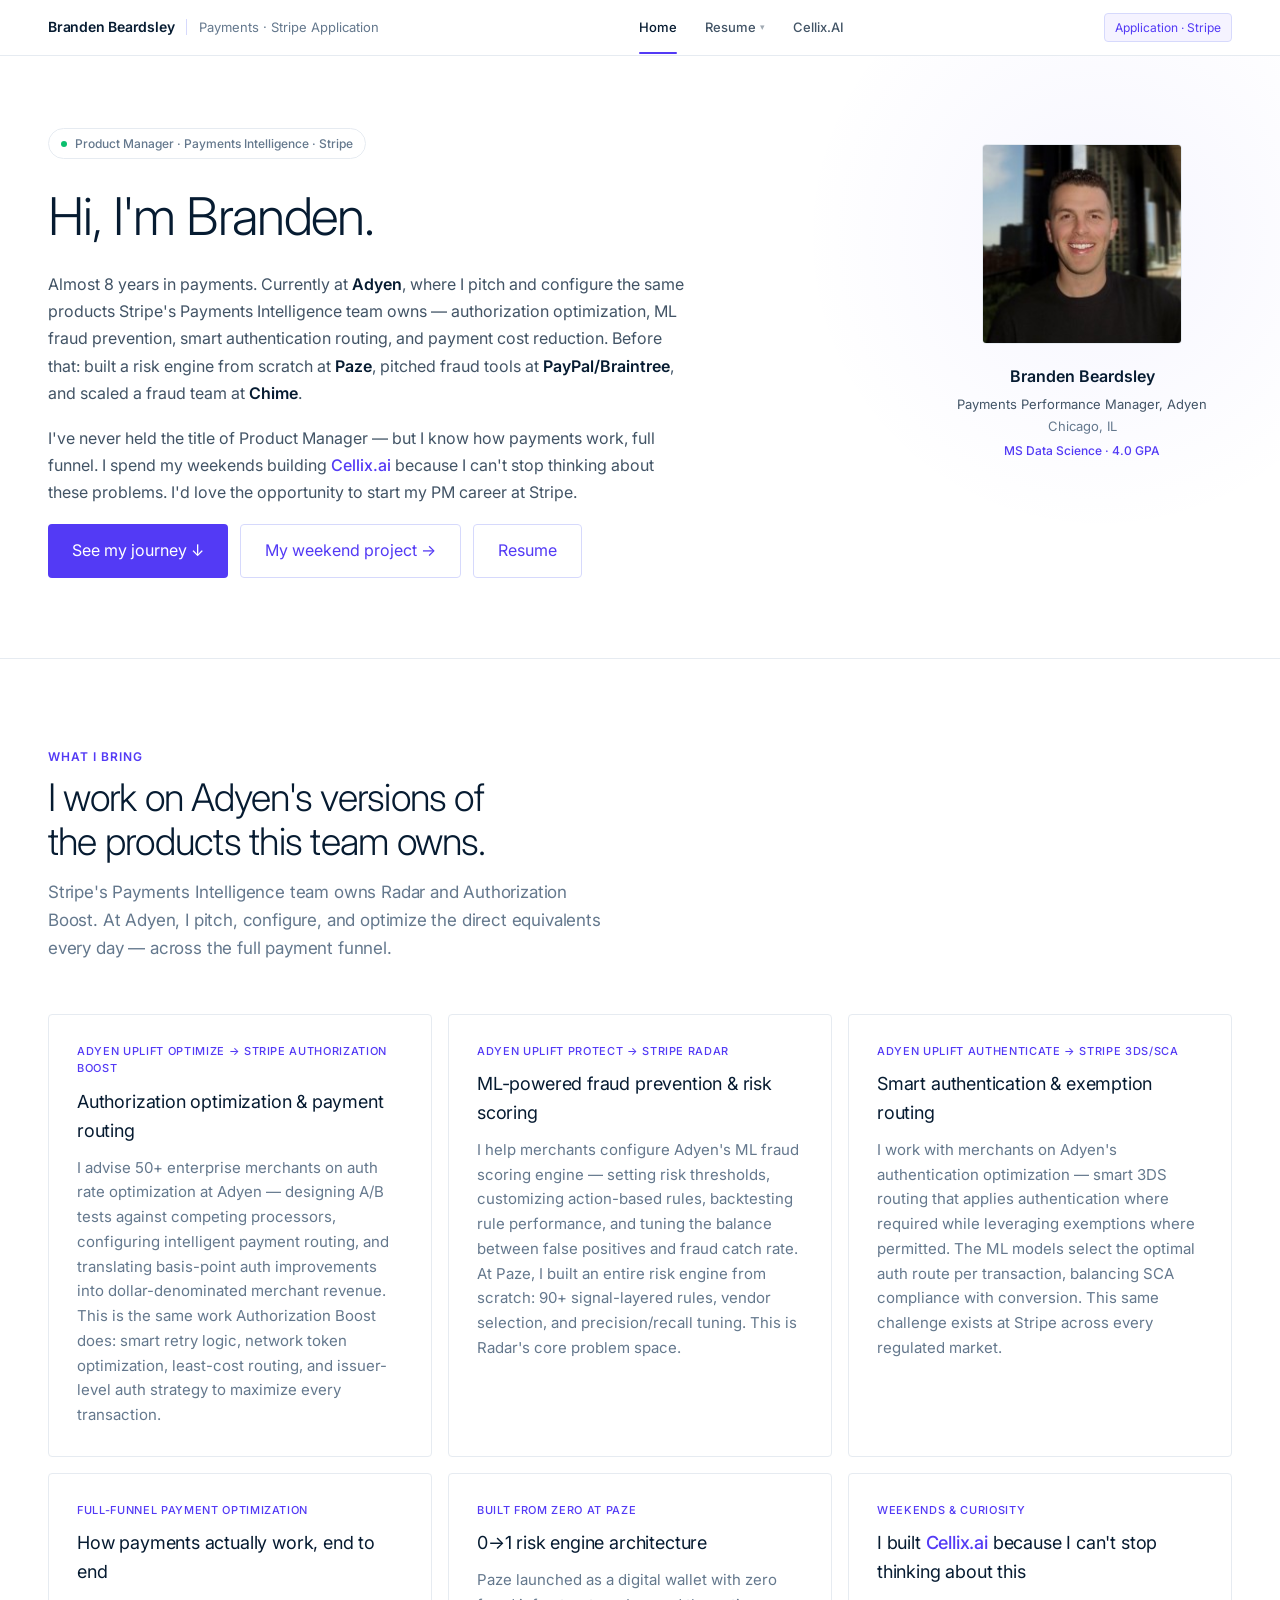
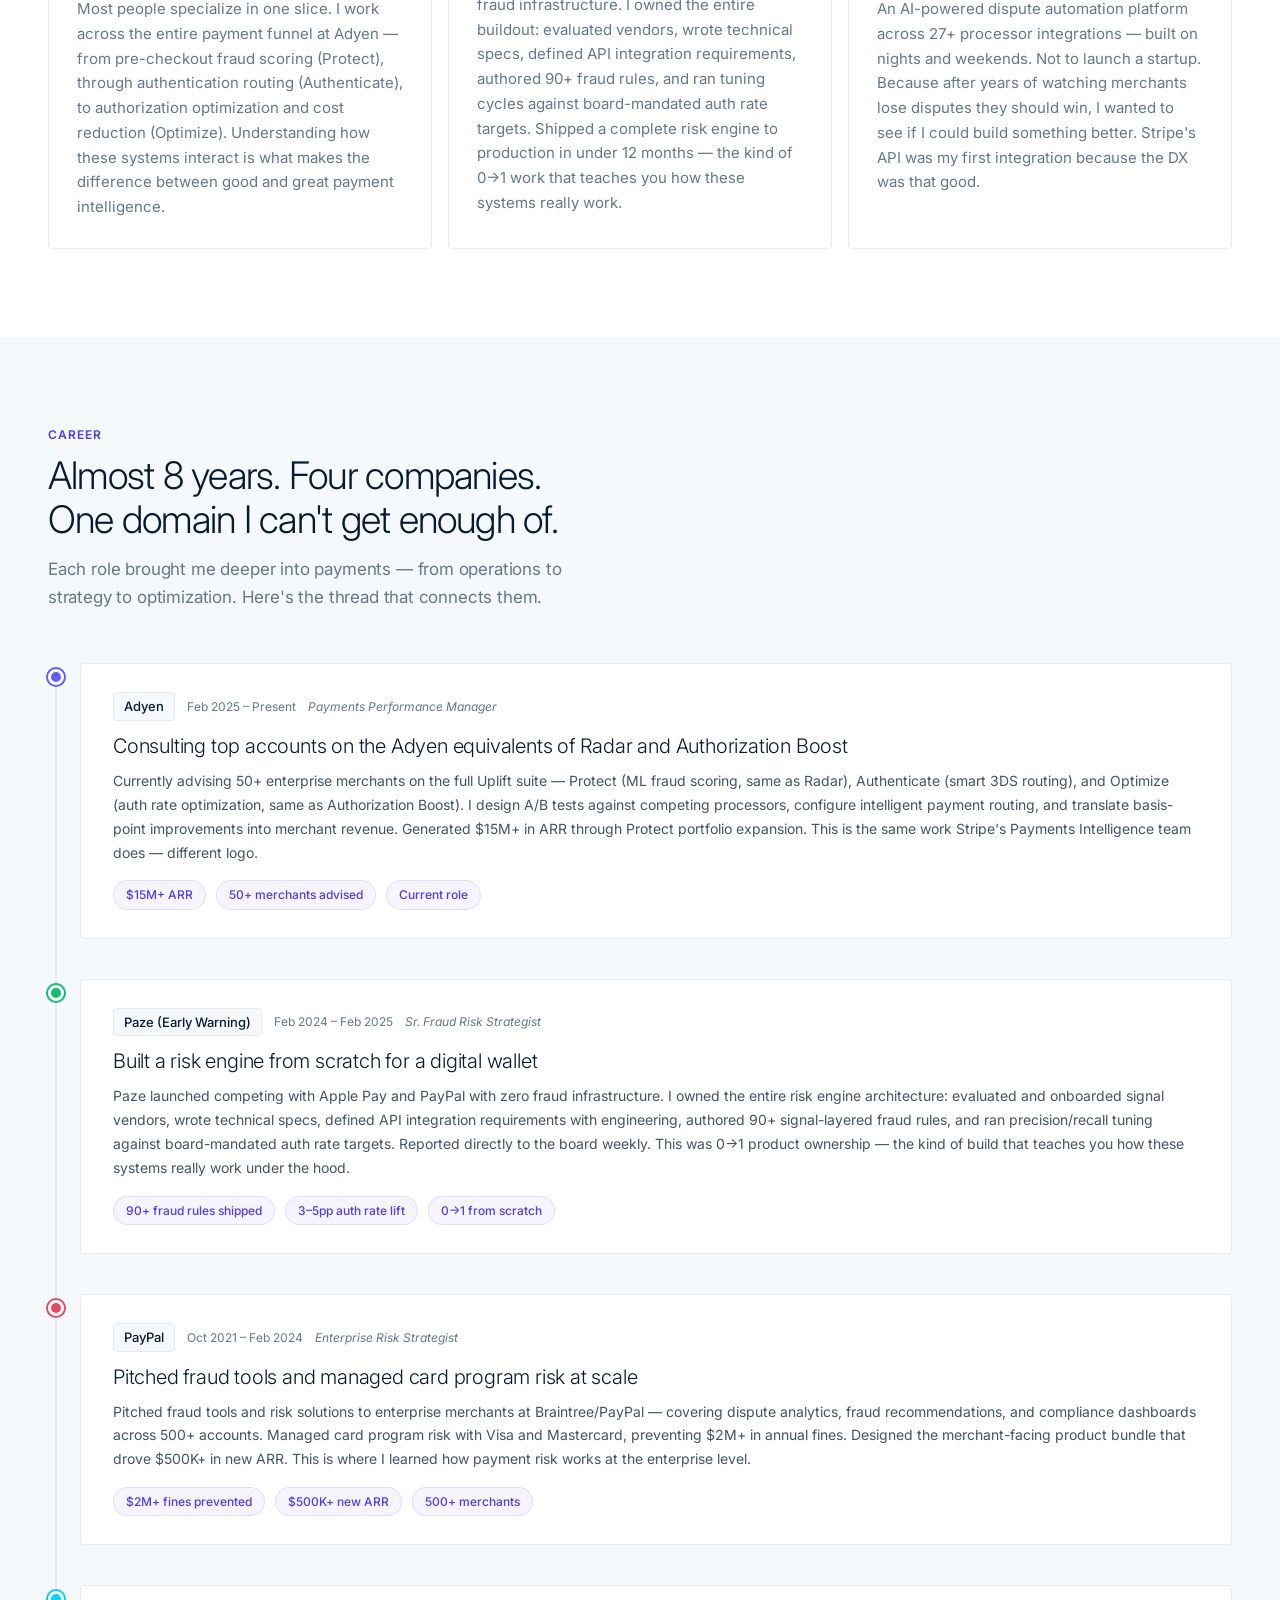
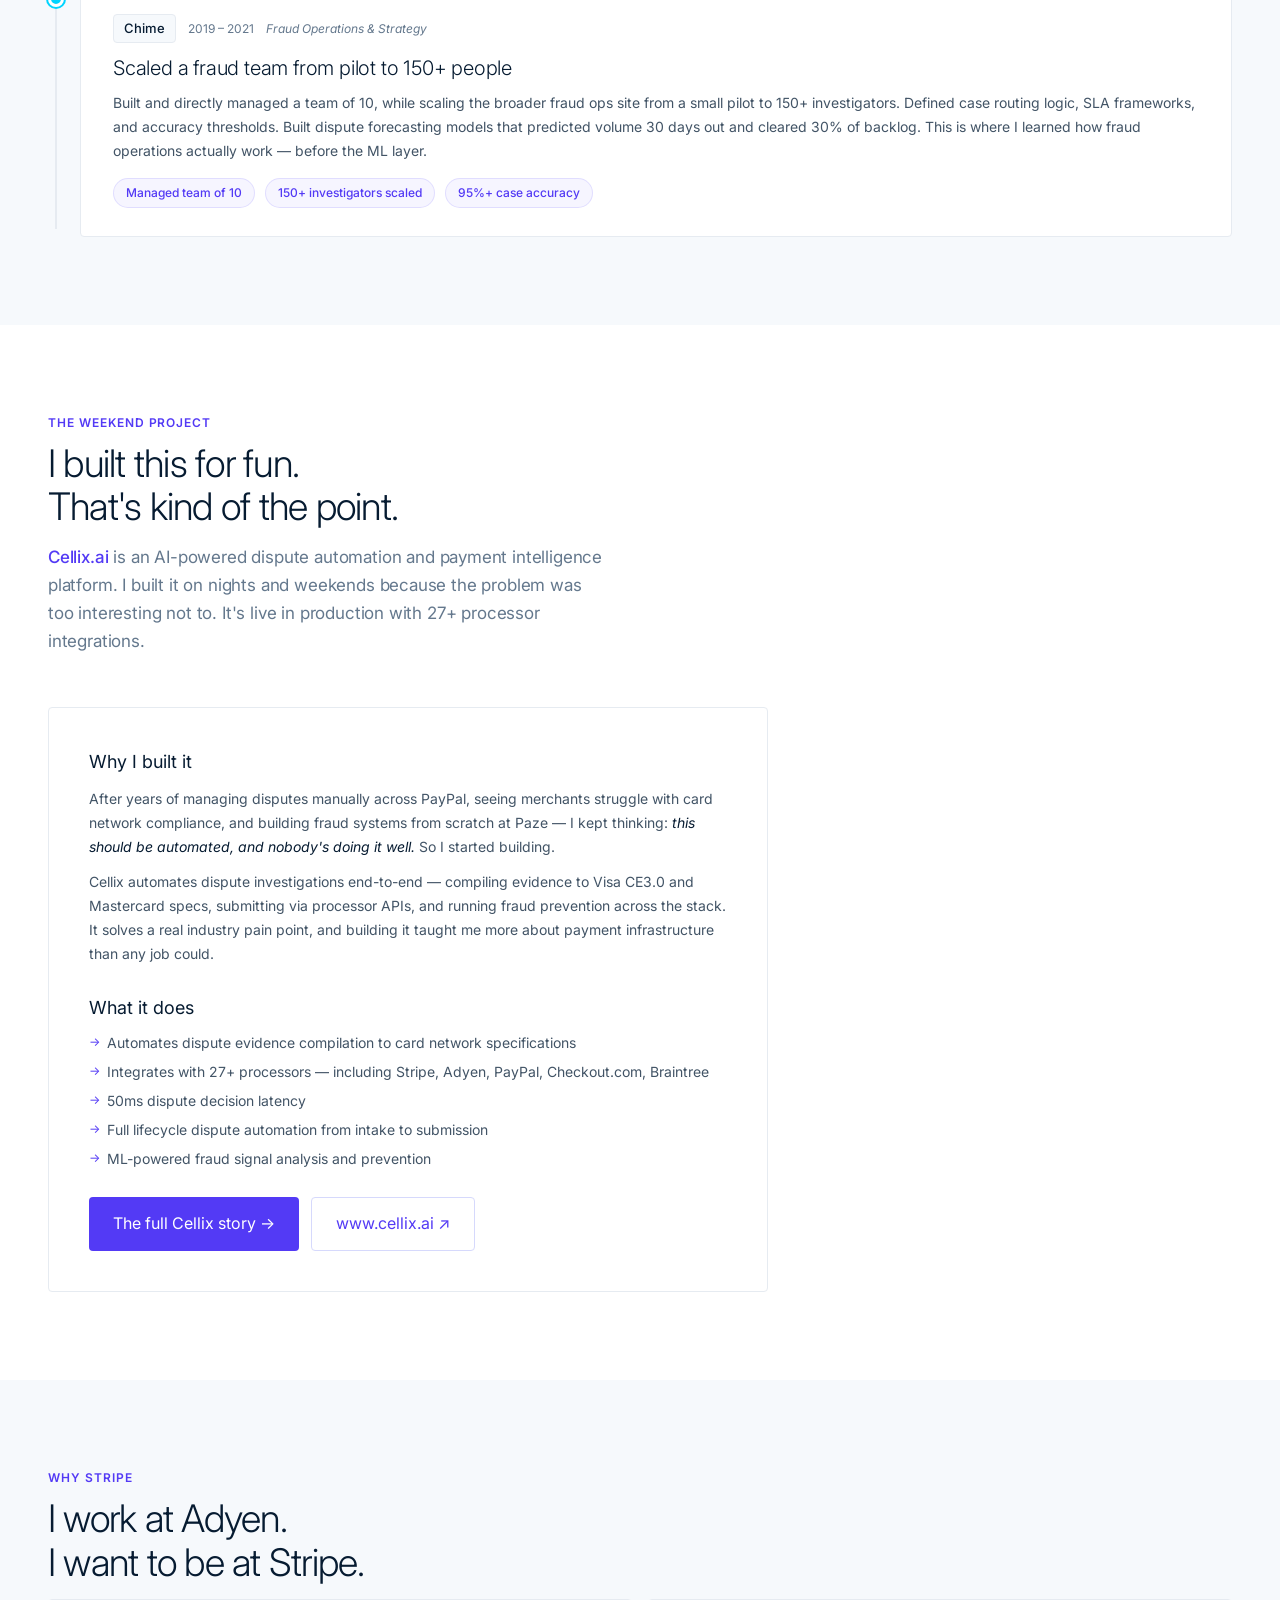
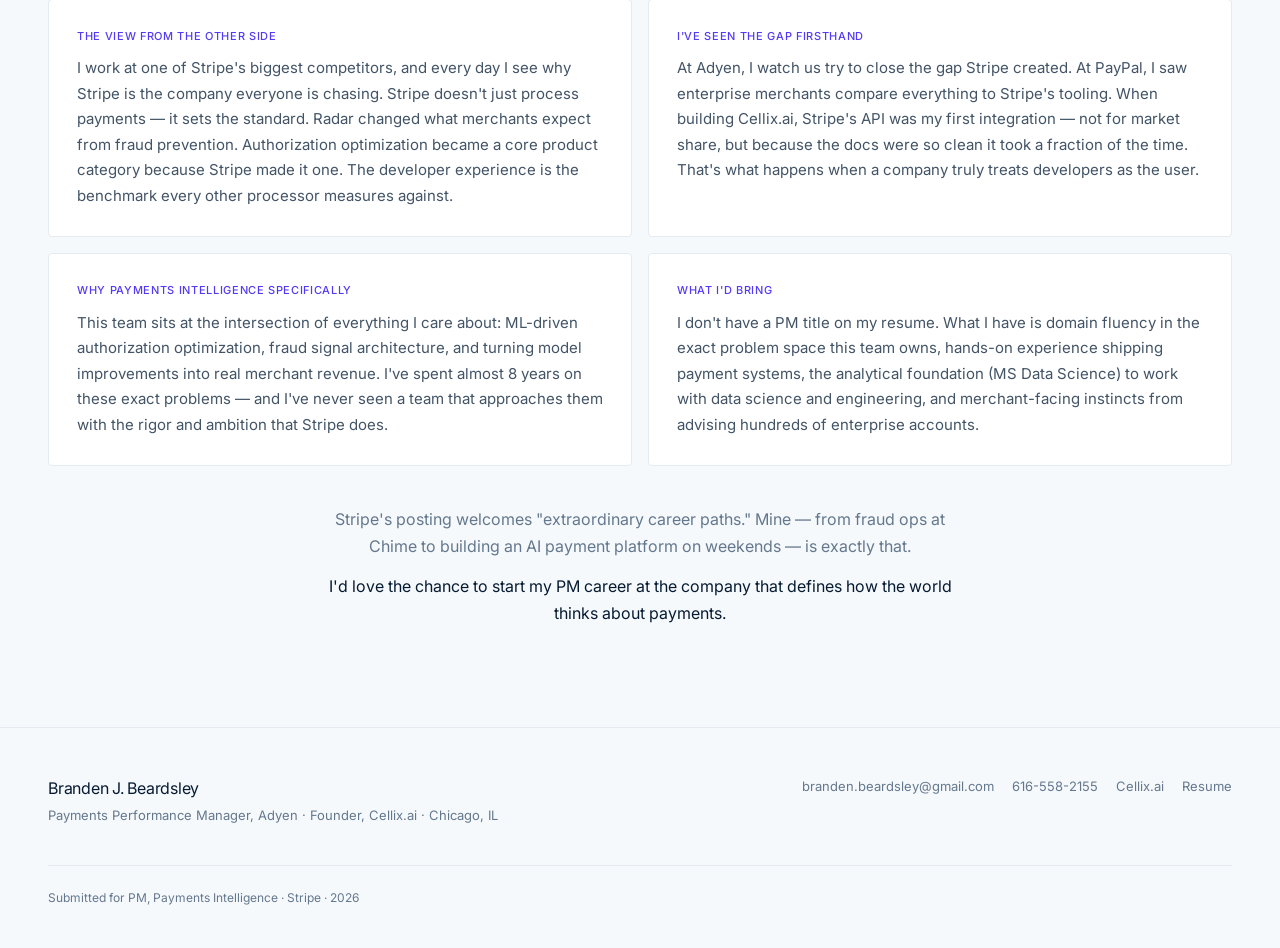
<file: index.html>
<!DOCTYPE html>
<html lang="en">
<head>
<meta charset="UTF-8"/>
<meta name="viewport" content="width=device-width, initial-scale=1.0"/>
<title>Branden Beardsley | Payments Intelligence · Stripe</title>
<meta name="description" content="Almost 8 years in payments. Currently at Adyen consulting enterprise merchants on auth optimization, fraud prevention, and payment routing. Exploring PM opportunities at Stripe."/>

<!-- Open Graph -->
<meta property="og:type" content="website"/>
<meta property="og:title" content="Branden Beardsley"/>
<meta property="og:description" content="Payments professional with almost 8 years of experience across Adyen, Paze, PayPal, and Chime."/>
<meta property="og:url" content="https://branden.cellix.ai"/>
<meta property="og:image" content="https://branden.cellix.ai/assets/og-image.png"/>
<meta property="og:image:width" content="1200"/>
<meta property="og:image:height" content="630"/>

<!-- Twitter/X -->
<meta name="twitter:card" content="summary_large_image"/>
<meta name="twitter:title" content="Branden Beardsley"/>
<meta name="twitter:description" content="Payments professional with almost 8 years of experience across Adyen, Paze, PayPal, and Chime."/>
<meta name="twitter:image" content="https://branden.cellix.ai/assets/og-image.png"/>

<link rel="icon" type="image/svg+xml" href="/assets/favicon.svg"/>
<link rel="preconnect" href="https://fonts.googleapis.com"/>
<link rel="preconnect" href="https://fonts.gstatic.com" crossorigin/>
<link href="https://fonts.googleapis.com/css2?family=Inter:wght@300;400;500;600;700&display=swap" rel="stylesheet"/>
<link rel="stylesheet" href="/assets/styles.css"/>
</head>
<body>

<!-- NAV -->
<nav class="nav">
  <div class="nav-in">
    <a class="nav-brand" href="/">
      <span class="nav-name">Branden Beardsley</span>
      <span class="nav-div"></span>
      <span class="nav-sub">Payments · Stripe Application</span>
    </a>
    <ul class="nav-links">
      <li><a class="nav-link active" href="/">Home</a></li>
      <li class="nav-dropdown">
        <a class="nav-link" href="/resume">Resume <span class="nav-caret">&#9662;</span></a>
        <div class="nav-dropdown-menu">
          <a class="nav-dropdown-item" href="/resume"><span class="nav-dropdown-icon">&#128196;</span> View Resume</a>
          <a class="nav-dropdown-item" href="/assets/resume.pdf" download><span class="nav-dropdown-icon">&#11015;</span> Download PDF</a>
        </div>
      </li>
      <li><a class="nav-link" href="/cellix">Cellix.AI</a></li>
    </ul>
    <div class="nav-right">
      <span class="nav-pill">Application · Stripe</span>
    </div>
    <button class="nav-hamburger" aria-label="Menu">&#9776;</button>
  </div>
</nav>

<!-- HERO — personal, authentic, photo + intro -->
<section class="hero-new">
  <div class="hero-new-in">
    <!-- Photo appears FIRST on mobile via CSS order -->
    <div class="hero-new-photo au d1">
      <img src="/assets/headshot.jpg" alt="Branden Beardsley" class="headshot"/>
      <div class="hero-new-details">
        <div class="detail-name">Branden Beardsley</div>
        <div class="detail-role">Payments Performance Manager, Adyen</div>
        <div class="detail-loc">Chicago, IL</div>
        <div class="detail-edu">MS Data Science · 4.0 GPA</div>
      </div>
    </div>

    <div class="hero-new-text au d2">
      <div class="role-tag">
        <span class="role-dot"></span>
        Product Manager · Payments Intelligence · Stripe
      </div>

      <h1 class="hero-new-h1">
        Hi, I'm Branden.
      </h1>

      <p class="hero-new-intro">
        Almost 8 years in payments. Currently at <strong>Adyen</strong>, where I pitch and configure the same products Stripe's Payments Intelligence team owns — authorization optimization, ML fraud prevention, smart authentication routing, and payment cost reduction. Before that: built a risk engine from scratch at <strong>Paze</strong>, pitched fraud tools at <strong>PayPal/Braintree</strong>, and scaled a fraud team at <strong>Chime</strong>.
      </p>

      <p class="hero-new-passion">
        I've never held the title of Product Manager — but I know how payments work, full funnel. I spend my weekends building <a href="/cellix">Cellix.ai</a> because I can't stop thinking about these problems. I'd love the opportunity to start my PM career at Stripe.
      </p>

      <div class="hero-new-btns">
        <a class="btn-p" href="#journey">See my journey ↓</a>
        <a class="btn-s" href="/cellix">My weekend project →</a>
        <a class="btn-s" href="/resume">Resume</a>
      </div>
    </div>
  </div>
</section>

<!-- WHAT I BRING — Adyen ↔ Stripe product mapping -->
<section class="sec" id="journey">
  <div class="sec-in">
    <div class="sec-ey">What I bring</div>
    <h2 class="sec-h2">I work on Adyen's versions of<br>the products this team owns.</h2>
    <p class="sec-lead">Stripe's Payments Intelligence team owns Radar and Authorization Boost. At Adyen, I pitch, configure, and optimize the direct equivalents every day — across the full payment funnel.</p>

    <div class="bring-grid">

      <div class="bring-card">
        <div class="bring-label">Adyen Uplift Optimize → Stripe Authorization Boost</div>
        <h3>Authorization optimization &amp; payment routing</h3>
        <p>I advise 50+ enterprise merchants on auth rate optimization at Adyen — designing A/B tests against competing processors, configuring intelligent payment routing, and translating basis-point auth improvements into dollar-denominated merchant revenue. This is the same work Authorization Boost does: smart retry logic, network token optimization, least-cost routing, and issuer-level auth strategy to maximize every transaction.</p>
      </div>

      <div class="bring-card">
        <div class="bring-label">Adyen Uplift Protect → Stripe Radar</div>
        <h3>ML-powered fraud prevention &amp; risk scoring</h3>
        <p>I help merchants configure Adyen's ML fraud scoring engine — setting risk thresholds, customizing action-based rules, backtesting rule performance, and tuning the balance between false positives and fraud catch rate. At Paze, I built an entire risk engine from scratch: 90+ signal-layered rules, vendor selection, and precision/recall tuning. This is Radar's core problem space.</p>
      </div>

      <div class="bring-card">
        <div class="bring-label">Adyen Uplift Authenticate → Stripe 3DS/SCA</div>
        <h3>Smart authentication &amp; exemption routing</h3>
        <p>I work with merchants on Adyen's authentication optimization — smart 3DS routing that applies authentication where required while leveraging exemptions where permitted. The ML models select the optimal auth route per transaction, balancing SCA compliance with conversion. This same challenge exists at Stripe across every regulated market.</p>
      </div>

      <div class="bring-card">
        <div class="bring-label">Full-funnel payment optimization</div>
        <h3>How payments actually work, end to end</h3>
        <p>Most people specialize in one slice. I work across the entire payment funnel at Adyen — from pre-checkout fraud scoring (Protect), through authentication routing (Authenticate), to authorization optimization and cost reduction (Optimize). Understanding how these systems interact is what makes the difference between good and great payment intelligence.</p>
      </div>

      <div class="bring-card">
        <div class="bring-label">Built from zero at Paze</div>
        <h3>0→1 risk engine architecture</h3>
        <p>Paze launched as a digital wallet with zero fraud infrastructure. I owned the entire buildout: evaluated vendors, wrote technical specs, defined API integration requirements, authored 90+ fraud rules, and ran tuning cycles against board-mandated auth rate targets. Shipped a complete risk engine to production in under 12 months — the kind of 0→1 work that teaches you how these systems really work.</p>
      </div>

      <div class="bring-card">
        <div class="bring-label">Weekends &amp; curiosity</div>
        <h3>I built <a href="/cellix">Cellix.ai</a> because I can't stop thinking about this</h3>
        <p>An AI-powered dispute automation platform across 27+ processor integrations — built on nights and weekends. Not to launch a startup. Because after years of watching merchants lose disputes they should win, I wanted to see if I could build something better. Stripe's API was my first integration because the DX was that good.</p>
      </div>

    </div>
  </div>
</section>

<!-- CAREER — narrative timeline -->
<section class="sec sec-alt" id="career">
  <div class="sec-in">
    <div class="sec-ey">Career</div>
    <h2 class="sec-h2">Almost 8 years. Four companies.<br>One domain I can't get enough of.</h2>
    <p class="sec-lead">Each role brought me deeper into payments — from operations to strategy to optimization. Here's the thread that connects them.</p>

    <div class="timeline">

      <div class="tl-item">
        <div class="tl-marker" style="--mc:#635BFF"></div>
        <div class="tl-content">
          <div class="tl-meta">
            <span class="tl-company">Adyen</span>
            <span class="tl-dates">Feb 2025 – Present</span>
            <span class="tl-title">Payments Performance Manager</span>
          </div>
          <h3>Consulting top accounts on the Adyen equivalents of Radar and Authorization Boost</h3>
          <p>Currently advising 50+ enterprise merchants on the full Uplift suite — Protect (ML fraud scoring, same as Radar), Authenticate (smart 3DS routing), and Optimize (auth rate optimization, same as Authorization Boost). I design A/B tests against competing processors, configure intelligent payment routing, and translate basis-point improvements into merchant revenue. Generated $15M+ in ARR through Protect portfolio expansion. This is the same work Stripe's Payments Intelligence team does — different logo.</p>
          <div class="tl-stats">
            <span class="tl-stat">$15M+ ARR</span>
            <span class="tl-stat">50+ merchants advised</span>
            <span class="tl-stat">Current role</span>
          </div>
        </div>
      </div>

      <div class="tl-item">
        <div class="tl-marker" style="--mc:#0BBF6E"></div>
        <div class="tl-content">
          <div class="tl-meta">
            <span class="tl-company">Paze (Early Warning)</span>
            <span class="tl-dates">Feb 2024 – Feb 2025</span>
            <span class="tl-title">Sr. Fraud Risk Strategist</span>
          </div>
          <h3>Built a risk engine from scratch for a digital wallet</h3>
          <p>Paze launched competing with Apple Pay and PayPal with zero fraud infrastructure. I owned the entire risk engine architecture: evaluated and onboarded signal vendors, wrote technical specs, defined API integration requirements with engineering, authored 90+ signal-layered fraud rules, and ran precision/recall tuning against board-mandated auth rate targets. Reported directly to the board weekly. This was 0→1 product ownership — the kind of build that teaches you how these systems really work under the hood.</p>
          <div class="tl-stats">
            <span class="tl-stat">90+ fraud rules shipped</span>
            <span class="tl-stat">3–5pp auth rate lift</span>
            <span class="tl-stat">0→1 from scratch</span>
          </div>
        </div>
      </div>

      <div class="tl-item">
        <div class="tl-marker" style="--mc:#E8475F"></div>
        <div class="tl-content">
          <div class="tl-meta">
            <span class="tl-company">PayPal</span>
            <span class="tl-dates">Oct 2021 – Feb 2024</span>
            <span class="tl-title">Enterprise Risk Strategist</span>
          </div>
          <h3>Pitched fraud tools and managed card program risk at scale</h3>
          <p>Pitched fraud tools and risk solutions to enterprise merchants at Braintree/PayPal — covering dispute analytics, fraud recommendations, and compliance dashboards across 500+ accounts. Managed card program risk with Visa and Mastercard, preventing $2M+ in annual fines. Designed the merchant-facing product bundle that drove $500K+ in new ARR. This is where I learned how payment risk works at the enterprise level.</p>
          <div class="tl-stats">
            <span class="tl-stat">$2M+ fines prevented</span>
            <span class="tl-stat">$500K+ new ARR</span>
            <span class="tl-stat">500+ merchants</span>
          </div>
        </div>
      </div>

      <div class="tl-item">
        <div class="tl-marker" style="--mc:#00D4FF"></div>
        <div class="tl-content">
          <div class="tl-meta">
            <span class="tl-company">Chime</span>
            <span class="tl-dates">2019 – 2021</span>
            <span class="tl-title">Fraud Operations & Strategy</span>
          </div>
          <h3>Scaled a fraud team from pilot to 150+ people</h3>
          <p>Built and directly managed a team of 10, while scaling the broader fraud ops site from a small pilot to 150+ investigators. Defined case routing logic, SLA frameworks, and accuracy thresholds. Built dispute forecasting models that predicted volume 30 days out and cleared 30% of backlog. This is where I learned how fraud operations actually work — before the ML layer.</p>
          <div class="tl-stats">
            <span class="tl-stat">Managed team of 10</span>
            <span class="tl-stat">150+ investigators scaled</span>
            <span class="tl-stat">95%+ case accuracy</span>
          </div>
        </div>
      </div>

    </div>
  </div>
</section>

<!-- CELLIX — the weekend project, framed as passion -->
<section class="sec">
  <div class="sec-in">
    <div class="sec-ey">The weekend project</div>
    <h2 class="sec-h2">I built this for fun.<br>That's kind of the point.</h2>
    <p class="sec-lead"><a href="/cellix" style="color:var(--v);text-decoration:none;font-weight:500">Cellix.ai</a> is an AI-powered dispute automation and payment intelligence platform. I built it on nights and weekends because the problem was too interesting not to. It's live in production with 27+ processor integrations.</p>

    <div class="cellix-showcase">
      <div class="cellix-main">
        <div class="cellix-why">
          <h3>Why I built it</h3>
          <p>After years of managing disputes manually across PayPal, seeing merchants struggle with card network compliance, and building fraud systems from scratch at Paze — I kept thinking: <em>this should be automated, and nobody's doing it well.</em> So I started building.</p>
          <p>Cellix automates dispute investigations end-to-end — compiling evidence to Visa CE3.0 and Mastercard specs, submitting via processor APIs, and running fraud prevention across the stack. It solves a real industry pain point, and building it taught me more about payment infrastructure than any job could.</p>
        </div>
        <div class="cellix-details">
          <h3>What it does</h3>
          <ul>
            <li>Automates dispute evidence compilation to card network specifications</li>
            <li>Integrates with 27+ processors — including Stripe, Adyen, PayPal, Checkout.com, Braintree</li>
            <li>50ms dispute decision latency</li>
            <li>Full lifecycle dispute automation from intake to submission</li>
            <li>ML-powered fraud signal analysis and prevention</li>
          </ul>
        </div>
        <div class="cellix-links">
          <a class="btn-p" href="/cellix">The full Cellix story →</a>
          <a class="btn-s" href="https://www.cellix.ai" target="_blank">www.cellix.ai ↗</a>
        </div>
      </div>
    </div>
  </div>
</section>

<!-- WHY STRIPE — genuine admiration + why me -->
<section class="sec sec-alt">
  <div class="sec-in">
    <div class="sec-ey">Why Stripe</div>
    <h2 class="sec-h2">I work at Adyen.<br>I want to be at Stripe.</h2>

    <div class="why-grid">
      <div class="why-card">
        <div class="why-card-label">The view from the other side</div>
        <p>I work at one of Stripe's biggest competitors, and every day I see why Stripe is the company everyone is chasing. Stripe doesn't just process payments — it sets the standard. Radar changed what merchants expect from fraud prevention. Authorization optimization became a core product category because Stripe made it one. The developer experience is the benchmark every other processor measures against.</p>
      </div>

      <div class="why-card">
        <div class="why-card-label">I've seen the gap firsthand</div>
        <p>At Adyen, I watch us try to close the gap Stripe created. At PayPal, I saw enterprise merchants compare everything to Stripe's tooling. When building Cellix.ai, Stripe's API was my first integration — not for market share, but because the docs were so clean it took a fraction of the time. That's what happens when a company truly treats developers as the user.</p>
      </div>

      <div class="why-card">
        <div class="why-card-label">Why Payments Intelligence specifically</div>
        <p>This team sits at the intersection of everything I care about: ML-driven authorization optimization, fraud signal architecture, and turning model improvements into real merchant revenue. I've spent almost 8 years on these exact problems — and I've never seen a team that approaches them with the rigor and ambition that Stripe does.</p>
      </div>

      <div class="why-card">
        <div class="why-card-label">What I'd bring</div>
        <p>I don't have a PM title on my resume. What I have is domain fluency in the exact problem space this team owns, hands-on experience shipping payment systems, the analytical foundation (MS Data Science) to work with data science and engineering, and merchant-facing instincts from advising hundreds of enterprise accounts.</p>
      </div>
    </div>

    <div class="why-closing">
      <p>Stripe's posting welcomes "extraordinary career paths." Mine — from fraud ops at Chime to building an AI payment platform on weekends — is exactly that.</p>
      <p class="why-ask"><strong>I'd love the chance to start my PM career at the company that defines how the world thinks about payments.</strong></p>
    </div>
  </div>
</section>

<!-- FOOTER -->
<footer class="footer">
  <div class="footer-in">
    <div class="footer-top">
      <div>
        <div class="f-name">Branden J. Beardsley</div>
        <div class="f-role">Payments Performance Manager, Adyen · Founder, Cellix.ai · Chicago, IL</div>
      </div>
      <div class="flinks">
        <a class="fl" href="mailto:branden.beardsley@gmail.com">branden.beardsley@gmail.com</a>
        <a class="fl" href="tel:6165582155">616-558-2155</a>
        <a class="fl" href="/cellix">Cellix.ai</a>
        <a class="fl" href="/resume">Resume</a>

      </div>
    </div>
    <div class="fdiv"></div>
    <div class="fbot">
      <div class="fcopy">Submitted for PM, Payments Intelligence · Stripe · 2026</div>
    </div>
  </div>
</footer>

<script src="/assets/nav.js"></script>
</body>
</html>
</file>
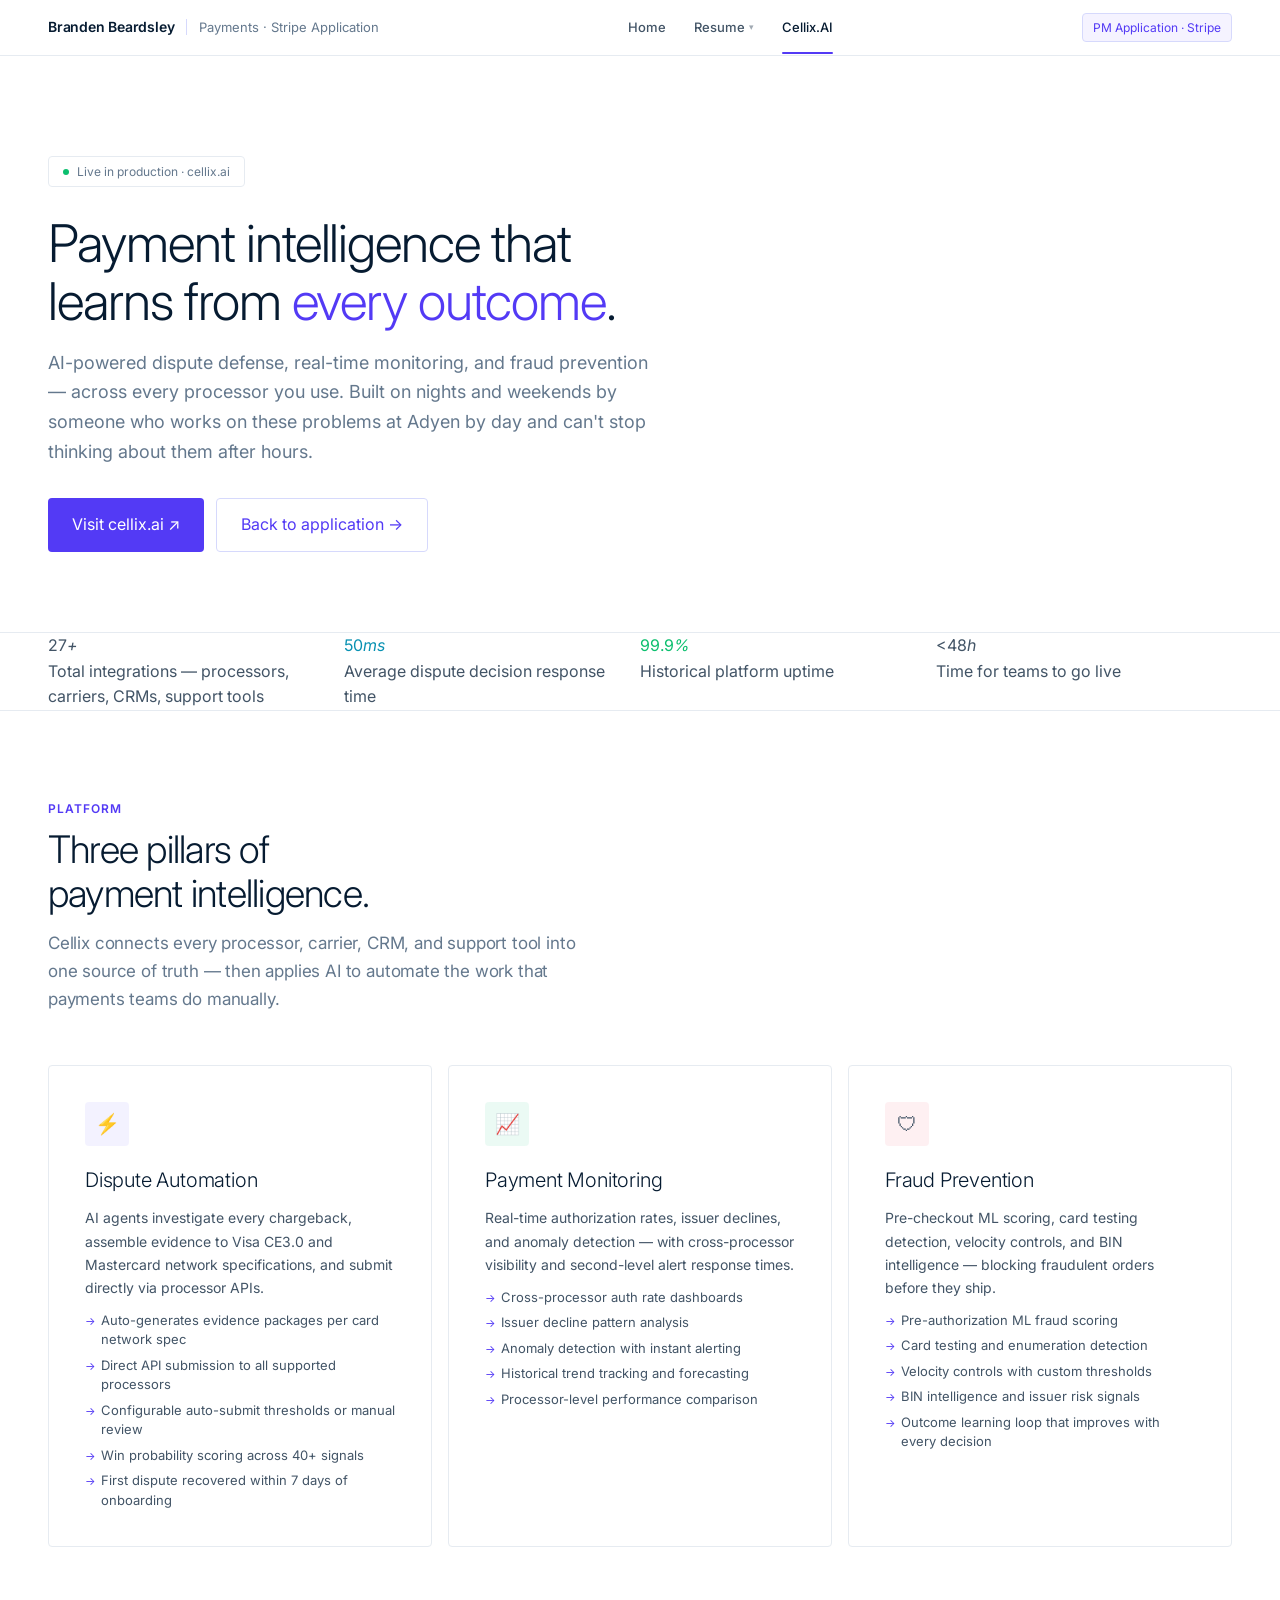
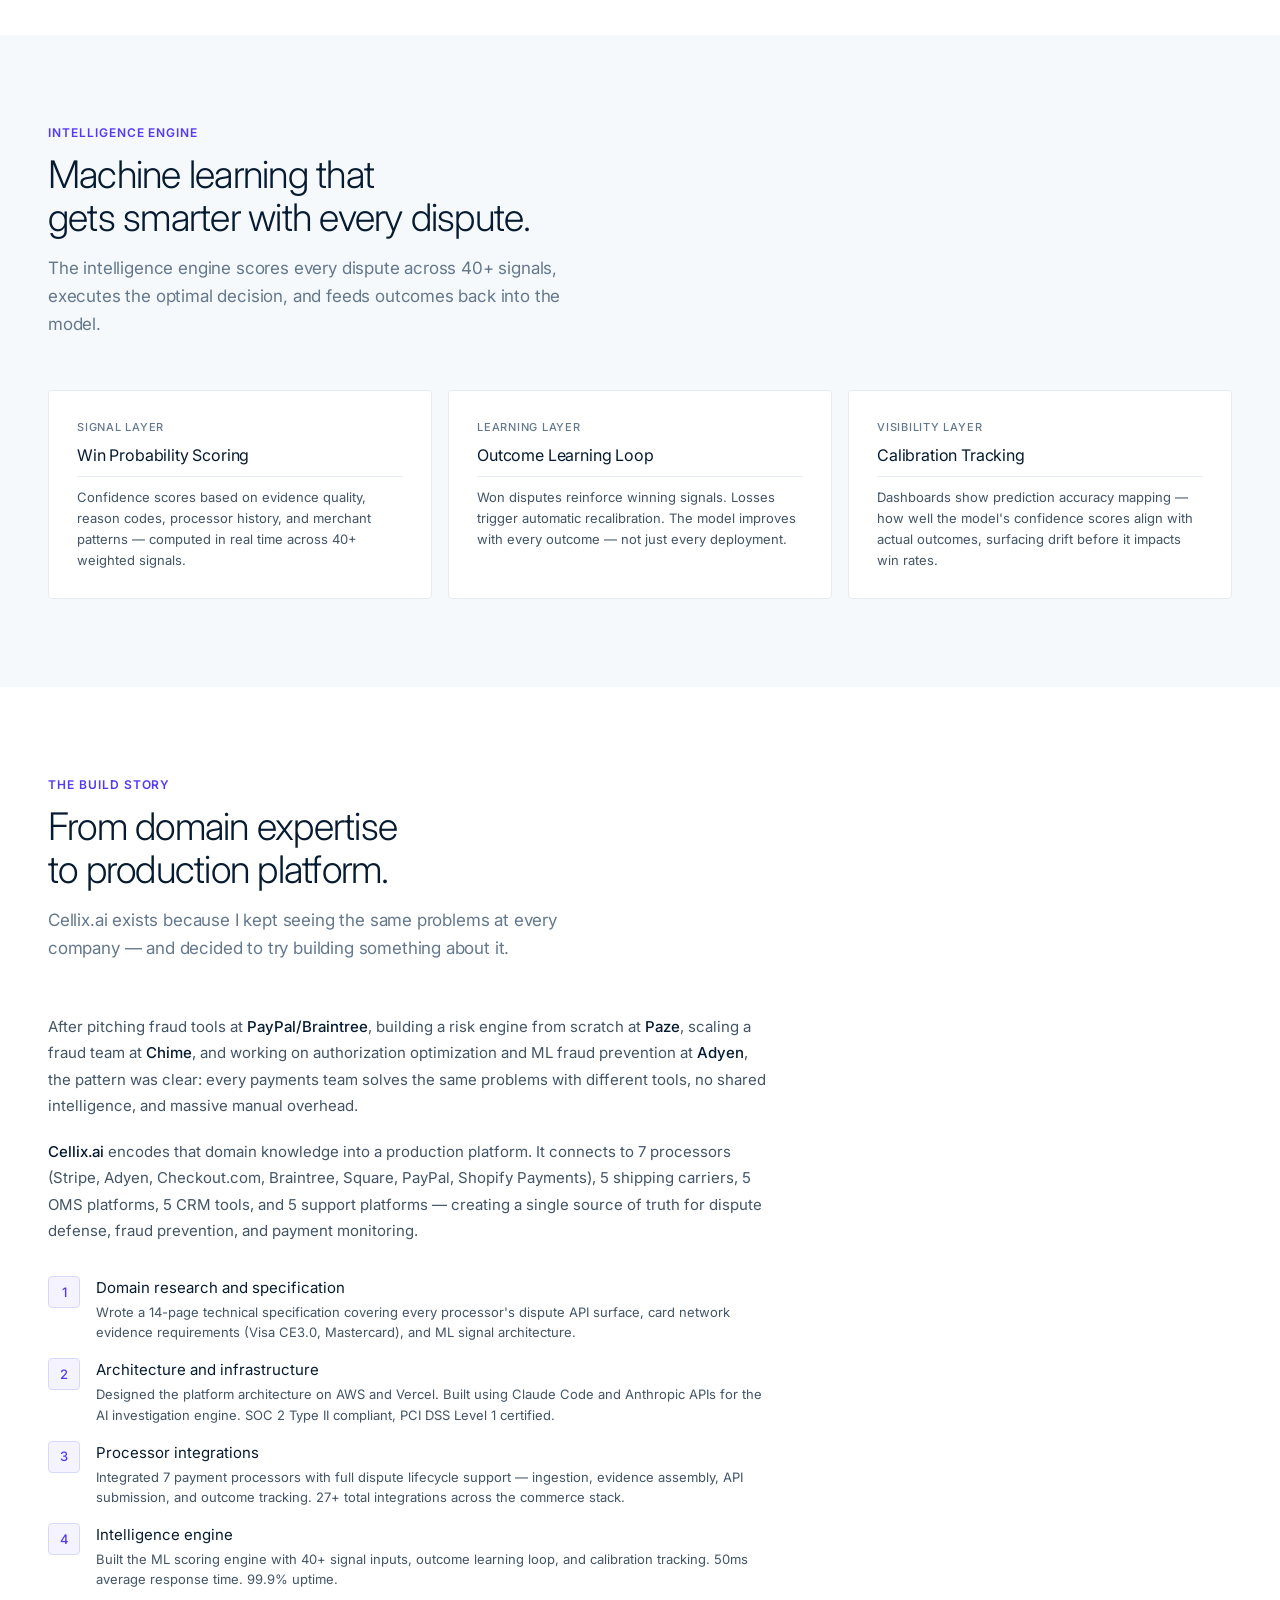
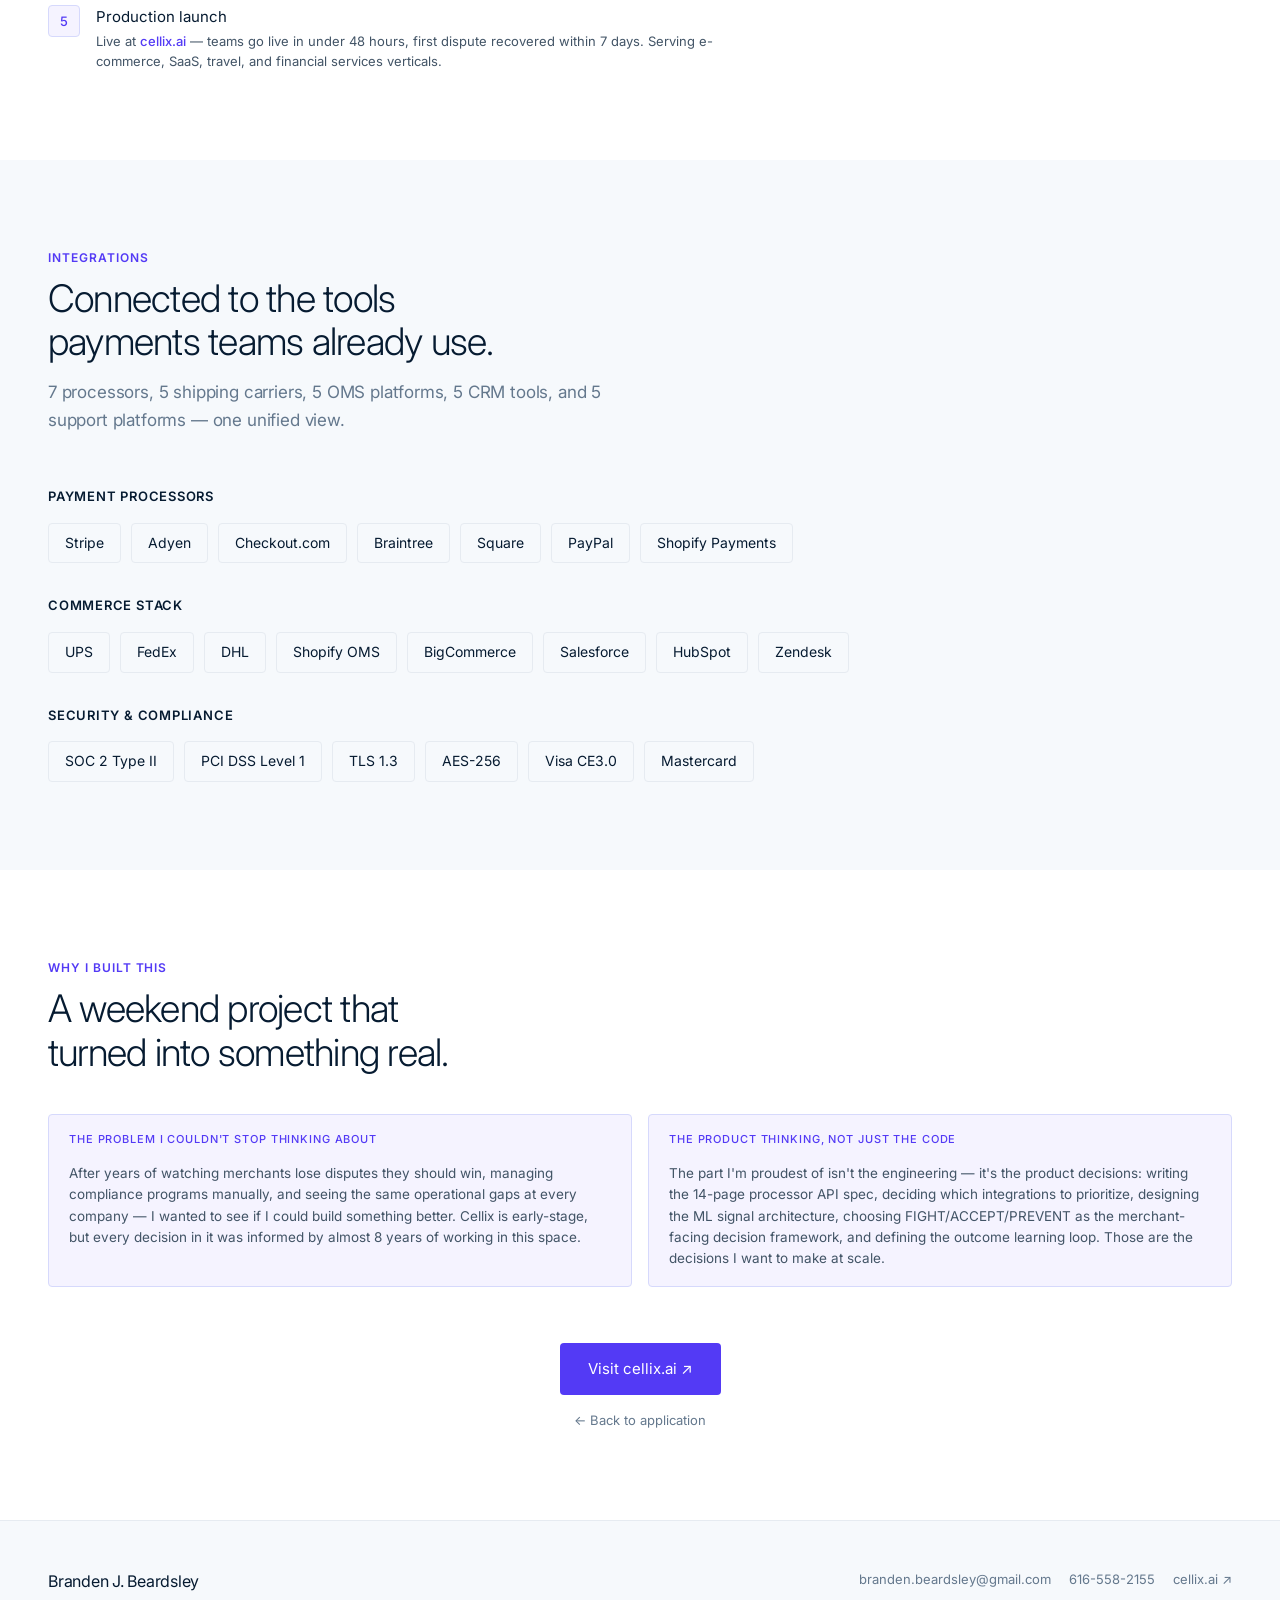
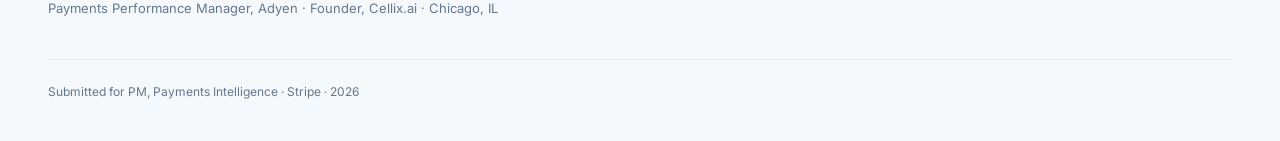
<file: cellix.html>
<!DOCTYPE html>
<html lang="en">
<head>
<meta charset="UTF-8"/>
<meta name="viewport" content="width=device-width, initial-scale=1.0"/>
<title>Cellix.AI — AI-Powered Payment Intelligence | Branden Beardsley</title>
<link rel="icon" type="image/svg+xml" href="/assets/favicon.svg"/>
<link rel="preconnect" href="https://fonts.googleapis.com"/>
<link rel="preconnect" href="https://fonts.gstatic.com" crossorigin/>
<link href="https://fonts.googleapis.com/css2?family=Inter:wght@300;400;500;600&display=swap" rel="stylesheet"/>
<link rel="stylesheet" href="/assets/styles.css"/>
</head>
<body>

<!-- NAV -->
<nav class="nav">
  <div class="nav-in">
    <a class="nav-brand" href="/">
      <span class="nav-name">Branden Beardsley</span>
      <span class="nav-div"></span>
      <span class="nav-sub">Payments · Stripe Application</span>
    </a>
    <ul class="nav-links">
      <li><a class="nav-link" href="/">Home</a></li>
      <li class="nav-dropdown">
        <a class="nav-link" href="/resume">Resume <span class="nav-caret">&#9662;</span></a>
        <div class="nav-dropdown-menu">
          <a class="nav-dropdown-item" href="/resume"><span class="nav-dropdown-icon">&#128196;</span> View Resume</a>
          <a class="nav-dropdown-item" href="/assets/resume.pdf" download><span class="nav-dropdown-icon">&#11015;</span> Download PDF</a>
        </div>
      </li>
      <li><a class="nav-link active" href="/cellix">Cellix.AI</a></li>
    </ul>
    <div class="nav-right">
      <span class="nav-pill">PM Application · Stripe</span>
    </div>
    <button class="nav-hamburger" aria-label="Menu">&#9776;</button>
  </div>
</nav>

<!-- HERO -->
<section class="cx-hero">
  <div class="cx-hero-in au">
    <div class="cx-badge d1">
      <span class="ld"></span>
      Live in production · cellix.ai
    </div>
    <h1 class="cx-h1 d2">Payment intelligence that<br>learns from <span class="hl">every outcome</span>.</h1>
    <p class="cx-sub d3">AI-powered dispute defense, real-time monitoring, and fraud prevention — across every processor you use. Built on nights and weekends by someone who works on these problems at Adyen by day and can't stop thinking about them after hours.</p>
    <div class="cx-btns d4">
      <a class="cx-btn-p" href="https://www.cellix.ai" target="_blank">Visit cellix.ai ↗</a>
      <a class="cx-btn-s" href="/">Back to application →</a>
    </div>
  </div>
</section>

<!-- STATS -->
<div class="cx-stats">
  <div class="cx-stats-in au d5">
    <div class="sc">
      <div class="sc-n">27<em>+</em></div>
      <div class="sc-l">Total integrations — processors, carriers, CRMs, support tools</div>
    </div>
    <div class="sc">
      <div class="sc-n" style="color:#0891B2">50<em>ms</em></div>
      <div class="sc-l">Average dispute decision response time</div>
    </div>
    <div class="sc">
      <div class="sc-n" style="color:var(--green)">99.9<em>%</em></div>
      <div class="sc-l">Historical platform uptime</div>
    </div>
    <div class="sc">
      <div class="sc-n">&lt;48<em>h</em></div>
      <div class="sc-l">Time for teams to go live</div>
    </div>
  </div>
</div>

<!-- WHAT CELLIX DOES -->
<section class="sec">
  <div class="sec-in">
    <div class="sec-ey">Platform</div>
    <h2 class="sec-h2">Three pillars of<br>payment intelligence.</h2>
    <p class="sec-lead">Cellix connects every processor, carrier, CRM, and support tool into one source of truth — then applies AI to automate the work that payments teams do manually.</p>

    <div class="grid-3">
      <div class="cx-feature">
        <div class="cx-feature-icon" style="background:rgba(99,91,255,.08)">&#9889;</div>
        <h3>Dispute Automation</h3>
        <p>AI agents investigate every chargeback, assemble evidence to Visa CE3.0 and Mastercard network specifications, and submit directly via processor APIs.</p>
        <ul>
          <li>Auto-generates evidence packages per card network spec</li>
          <li>Direct API submission to all supported processors</li>
          <li>Configurable auto-submit thresholds or manual review</li>
          <li>Win probability scoring across 40+ signals</li>
          <li>First dispute recovered within 7 days of onboarding</li>
        </ul>
      </div>

      <div class="cx-feature">
        <div class="cx-feature-icon" style="background:rgba(11,191,110,.08)">&#128200;</div>
        <h3>Payment Monitoring</h3>
        <p>Real-time authorization rates, issuer declines, and anomaly detection — with cross-processor visibility and second-level alert response times.</p>
        <ul>
          <li>Cross-processor auth rate dashboards</li>
          <li>Issuer decline pattern analysis</li>
          <li>Anomaly detection with instant alerting</li>
          <li>Historical trend tracking and forecasting</li>
          <li>Processor-level performance comparison</li>
        </ul>
      </div>

      <div class="cx-feature">
        <div class="cx-feature-icon" style="background:rgba(232,71,95,.08)">&#128737;</div>
        <h3>Fraud Prevention</h3>
        <p>Pre-checkout ML scoring, card testing detection, velocity controls, and BIN intelligence — blocking fraudulent orders before they ship.</p>
        <ul>
          <li>Pre-authorization ML fraud scoring</li>
          <li>Card testing and enumeration detection</li>
          <li>Velocity controls with custom thresholds</li>
          <li>BIN intelligence and issuer risk signals</li>
          <li>Outcome learning loop that improves with every decision</li>
        </ul>
      </div>
    </div>
  </div>
</section>

<!-- INTELLIGENCE ENGINE -->
<section class="sec sec-alt">
  <div class="sec-in">
    <div class="sec-ey">Intelligence engine</div>
    <h2 class="sec-h2">Machine learning that<br>gets smarter with every dispute.</h2>
    <p class="sec-lead">The intelligence engine scores every dispute across 40+ signals, executes the optimal decision, and feeds outcomes back into the model.</p>

    <div class="grid-3">
      <div class="bc" style="--ct:#635BFF">
        <div class="bc-problem">Signal layer</div>
        <div class="bc-h">Win Probability Scoring</div>
        <div class="bc-ev">Confidence scores based on evidence quality, reason codes, processor history, and merchant patterns — computed in real time across 40+ weighted signals.</div>
      </div>
      <div class="bc" style="--ct:#0BBF6E">
        <div class="bc-problem">Learning layer</div>
        <div class="bc-h">Outcome Learning Loop</div>
        <div class="bc-ev">Won disputes reinforce winning signals. Losses trigger automatic recalibration. The model improves with every outcome — not just every deployment.</div>
      </div>
      <div class="bc" style="--ct:#00D4FF">
        <div class="bc-problem">Visibility layer</div>
        <div class="bc-h">Calibration Tracking</div>
        <div class="bc-ev">Dashboards show prediction accuracy mapping — how well the model's confidence scores align with actual outcomes, surfacing drift before it impacts win rates.</div>
      </div>
    </div>
  </div>
</section>

<!-- HOW IT WAS BUILT -->
<section class="sec">
  <div class="sec-in">
    <div class="sec-ey">The build story</div>
    <h2 class="sec-h2">From domain expertise<br>to production platform.</h2>
    <p class="sec-lead">Cellix.ai exists because I kept seeing the same problems at every company — and decided to try building something about it.</p>

    <div class="cx-story">
      <p>After pitching fraud tools at <strong>PayPal/Braintree</strong>, building a risk engine from scratch at <strong>Paze</strong>, scaling a fraud team at <strong>Chime</strong>, and working on authorization optimization and ML fraud prevention at <strong>Adyen</strong>, the pattern was clear: every payments team solves the same problems with different tools, no shared intelligence, and massive manual overhead.</p>

      <p><strong>Cellix.ai</strong> encodes that domain knowledge into a production platform. It connects to 7 processors (Stripe, Adyen, Checkout.com, Braintree, Square, PayPal, Shopify Payments), 5 shipping carriers, 5 OMS platforms, 5 CRM tools, and 5 support platforms — creating a single source of truth for dispute defense, fraud prevention, and payment monitoring.</p>

      <div class="cx-timeline">
        <div class="cx-step">
          <div class="cx-step-num">1</div>
          <div class="cx-step-content">
            <h4>Domain research and specification</h4>
            <p>Wrote a 14-page technical specification covering every processor's dispute API surface, card network evidence requirements (Visa CE3.0, Mastercard), and ML signal architecture.</p>
          </div>
        </div>
        <div class="cx-step">
          <div class="cx-step-num">2</div>
          <div class="cx-step-content">
            <h4>Architecture and infrastructure</h4>
            <p>Designed the platform architecture on AWS and Vercel. Built using Claude Code and Anthropic APIs for the AI investigation engine. SOC 2 Type II compliant, PCI DSS Level 1 certified.</p>
          </div>
        </div>
        <div class="cx-step">
          <div class="cx-step-num">3</div>
          <div class="cx-step-content">
            <h4>Processor integrations</h4>
            <p>Integrated 7 payment processors with full dispute lifecycle support — ingestion, evidence assembly, API submission, and outcome tracking. 27+ total integrations across the commerce stack.</p>
          </div>
        </div>
        <div class="cx-step">
          <div class="cx-step-num">4</div>
          <div class="cx-step-content">
            <h4>Intelligence engine</h4>
            <p>Built the ML scoring engine with 40+ signal inputs, outcome learning loop, and calibration tracking. 50ms average response time. 99.9% uptime.</p>
          </div>
        </div>
        <div class="cx-step">
          <div class="cx-step-num">5</div>
          <div class="cx-step-content">
            <h4>Production launch</h4>
            <p>Live at <a href="https://www.cellix.ai" target="_blank" style="color:var(--v);text-decoration:none;font-weight:500">cellix.ai</a> — teams go live in under 48 hours, first dispute recovered within 7 days. Serving e-commerce, SaaS, travel, and financial services verticals.</p>
          </div>
        </div>
      </div>
    </div>
  </div>
</section>

<!-- INTEGRATIONS -->
<section class="sec sec-alt">
  <div class="sec-in">
    <div class="sec-ey">Integrations</div>
    <h2 class="sec-h2">Connected to the tools<br>payments teams already use.</h2>
    <p class="sec-lead">7 processors, 5 shipping carriers, 5 OMS platforms, 5 CRM tools, and 5 support platforms — one unified view.</p>

    <h3 style="font-size:13px;font-weight:600;color:var(--head);text-transform:uppercase;letter-spacing:.06em;margin-bottom:16px">Payment Processors</h3>
    <div class="cx-integrations" style="margin-bottom:32px">
      <span class="cx-int-tag">Stripe</span>
      <span class="cx-int-tag">Adyen</span>
      <span class="cx-int-tag">Checkout.com</span>
      <span class="cx-int-tag">Braintree</span>
      <span class="cx-int-tag">Square</span>
      <span class="cx-int-tag">PayPal</span>
      <span class="cx-int-tag">Shopify Payments</span>
    </div>

    <h3 style="font-size:13px;font-weight:600;color:var(--head);text-transform:uppercase;letter-spacing:.06em;margin-bottom:16px">Commerce Stack</h3>
    <div class="cx-integrations" style="margin-bottom:32px">
      <span class="cx-int-tag">UPS</span>
      <span class="cx-int-tag">FedEx</span>
      <span class="cx-int-tag">DHL</span>
      <span class="cx-int-tag">Shopify OMS</span>
      <span class="cx-int-tag">BigCommerce</span>
      <span class="cx-int-tag">Salesforce</span>
      <span class="cx-int-tag">HubSpot</span>
      <span class="cx-int-tag">Zendesk</span>
    </div>

    <h3 style="font-size:13px;font-weight:600;color:var(--head);text-transform:uppercase;letter-spacing:.06em;margin-bottom:16px">Security &amp; Compliance</h3>
    <div class="cx-integrations">
      <span class="cx-int-tag">SOC 2 Type II</span>
      <span class="cx-int-tag">PCI DSS Level 1</span>
      <span class="cx-int-tag">TLS 1.3</span>
      <span class="cx-int-tag">AES-256</span>
      <span class="cx-int-tag">Visa CE3.0</span>
      <span class="cx-int-tag">Mastercard</span>
    </div>
  </div>
</section>

<!-- WHY THIS MATTERS FOR STRIPE -->
<section class="sec">
  <div class="sec-in">
    <div class="sec-ey">Why I built this</div>
    <h2 class="sec-h2">A weekend project that<br>turned into something real.</h2>

    <div class="grid-2" style="margin-top:40px">
      <div class="callout" style="flex-direction:column;gap:10px">
        <div class="callout-lbl">The problem I couldn't stop thinking about</div>
        <div class="callout-txt">After years of watching merchants lose disputes they should win, managing compliance programs manually, and seeing the same operational gaps at every company — I wanted to see if I could build something better. Cellix is early-stage, but every decision in it was informed by almost 8 years of working in this space.</div>
      </div>
      <div class="callout" style="flex-direction:column;gap:10px">
        <div class="callout-lbl">The product thinking, not just the code</div>
        <div class="callout-txt">The part I'm proudest of isn't the engineering — it's the product decisions: writing the 14-page processor API spec, deciding which integrations to prioritize, designing the ML signal architecture, choosing FIGHT/ACCEPT/PREVENT as the merchant-facing decision framework, and defining the outcome learning loop. Those are the decisions I want to make at scale.</div>
      </div>
    </div>

    <div style="text-align:center;padding-top:56px">
      <a class="btn-p" href="https://www.cellix.ai" target="_blank" style="font-size:15px;padding:14px 28px">Visit cellix.ai ↗</a>
      <div style="margin-top:12px">
        <a href="/" style="font-size:13px;color:var(--muted);text-decoration:none">← Back to application</a>
      </div>
    </div>
  </div>
</section>

<!-- FOOTER -->
<footer class="footer">
  <div class="footer-in">
    <div class="footer-top">
      <div>
        <div class="f-name">Branden J. Beardsley</div>
        <div class="f-role">Payments Performance Manager, Adyen · Founder, Cellix.ai · Chicago, IL</div>
      </div>
      <div class="flinks">
        <a class="fl" href="mailto:branden.beardsley@gmail.com">branden.beardsley@gmail.com</a>
        <a class="fl" href="tel:6165582155">616-558-2155</a>
        <a class="fl" href="https://www.cellix.ai" target="_blank">cellix.ai ↗</a>

      </div>
    </div>
    <div class="fdiv"></div>
    <div class="fbot">
      <div class="fcopy">Submitted for PM, Payments Intelligence · Stripe · 2026</div>
    </div>
  </div>
</footer>

<script src="/assets/nav.js"></script>
</body>
</html>
</file>
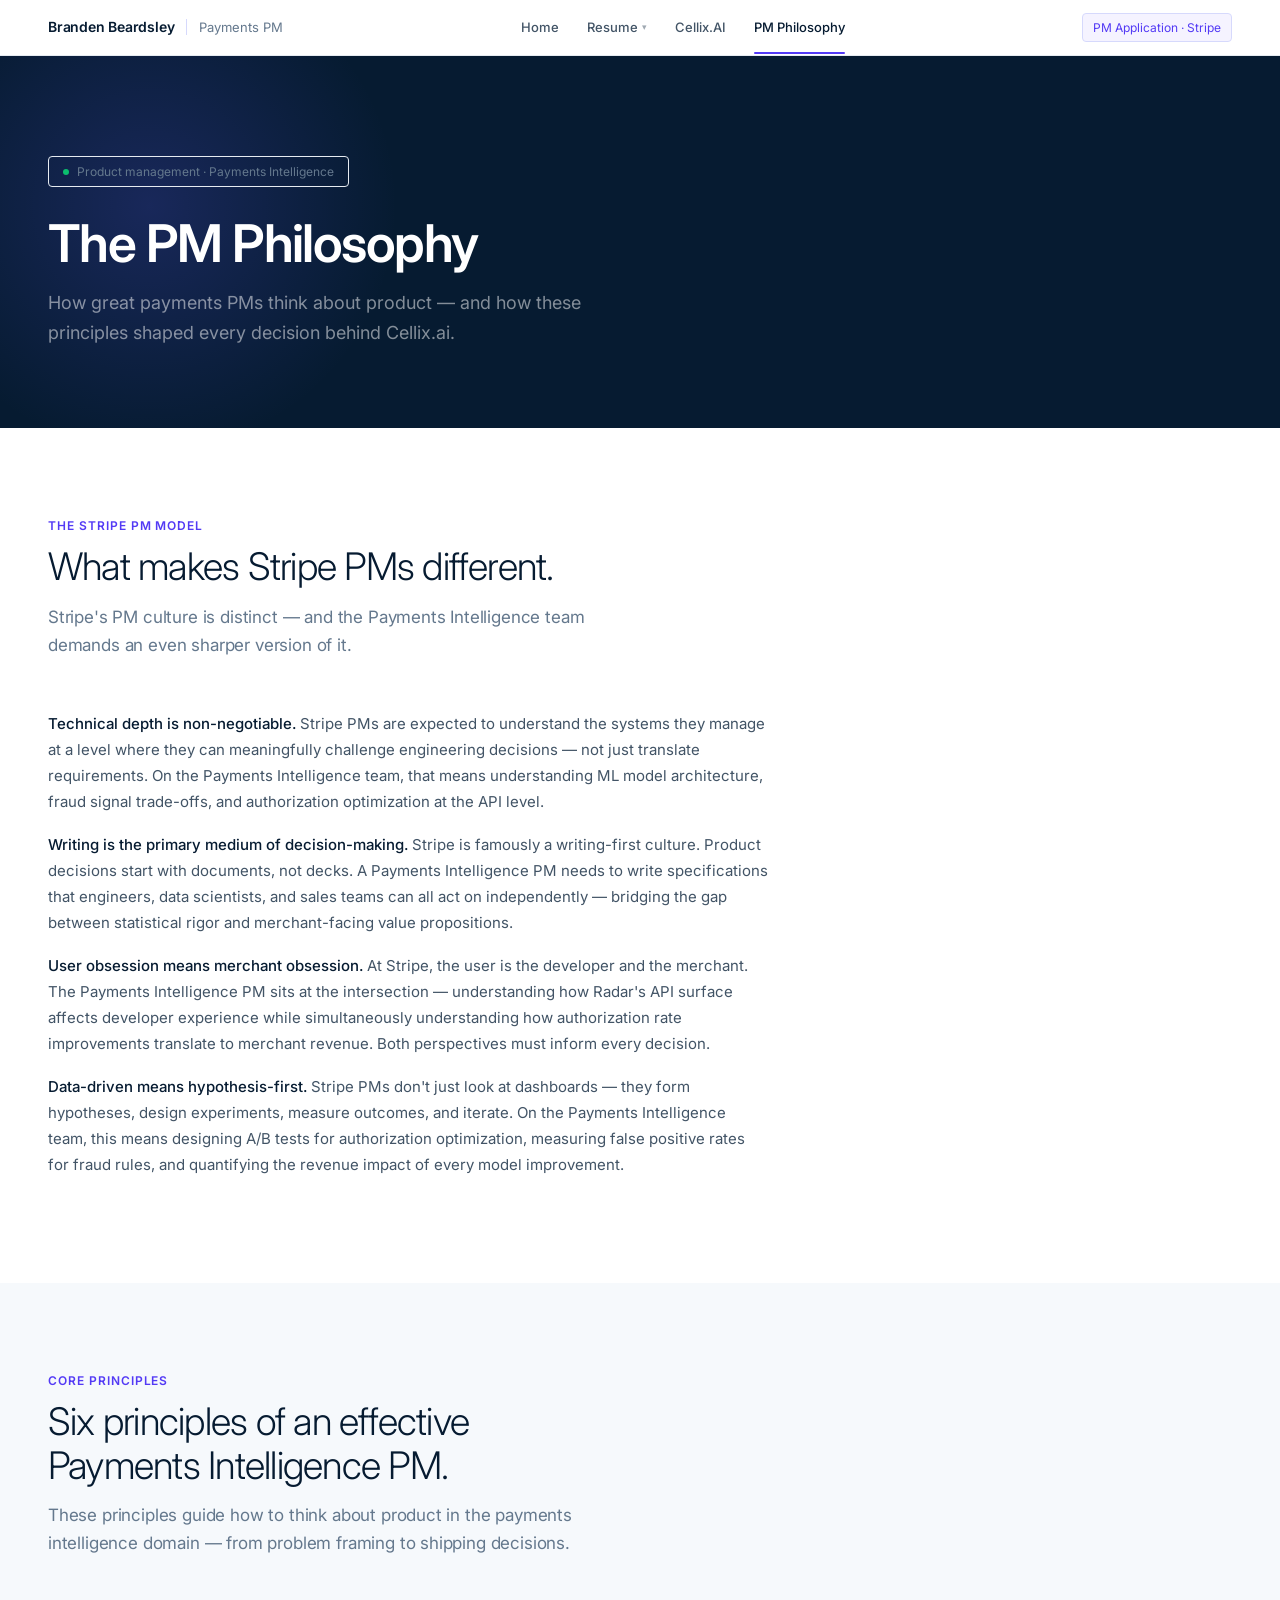
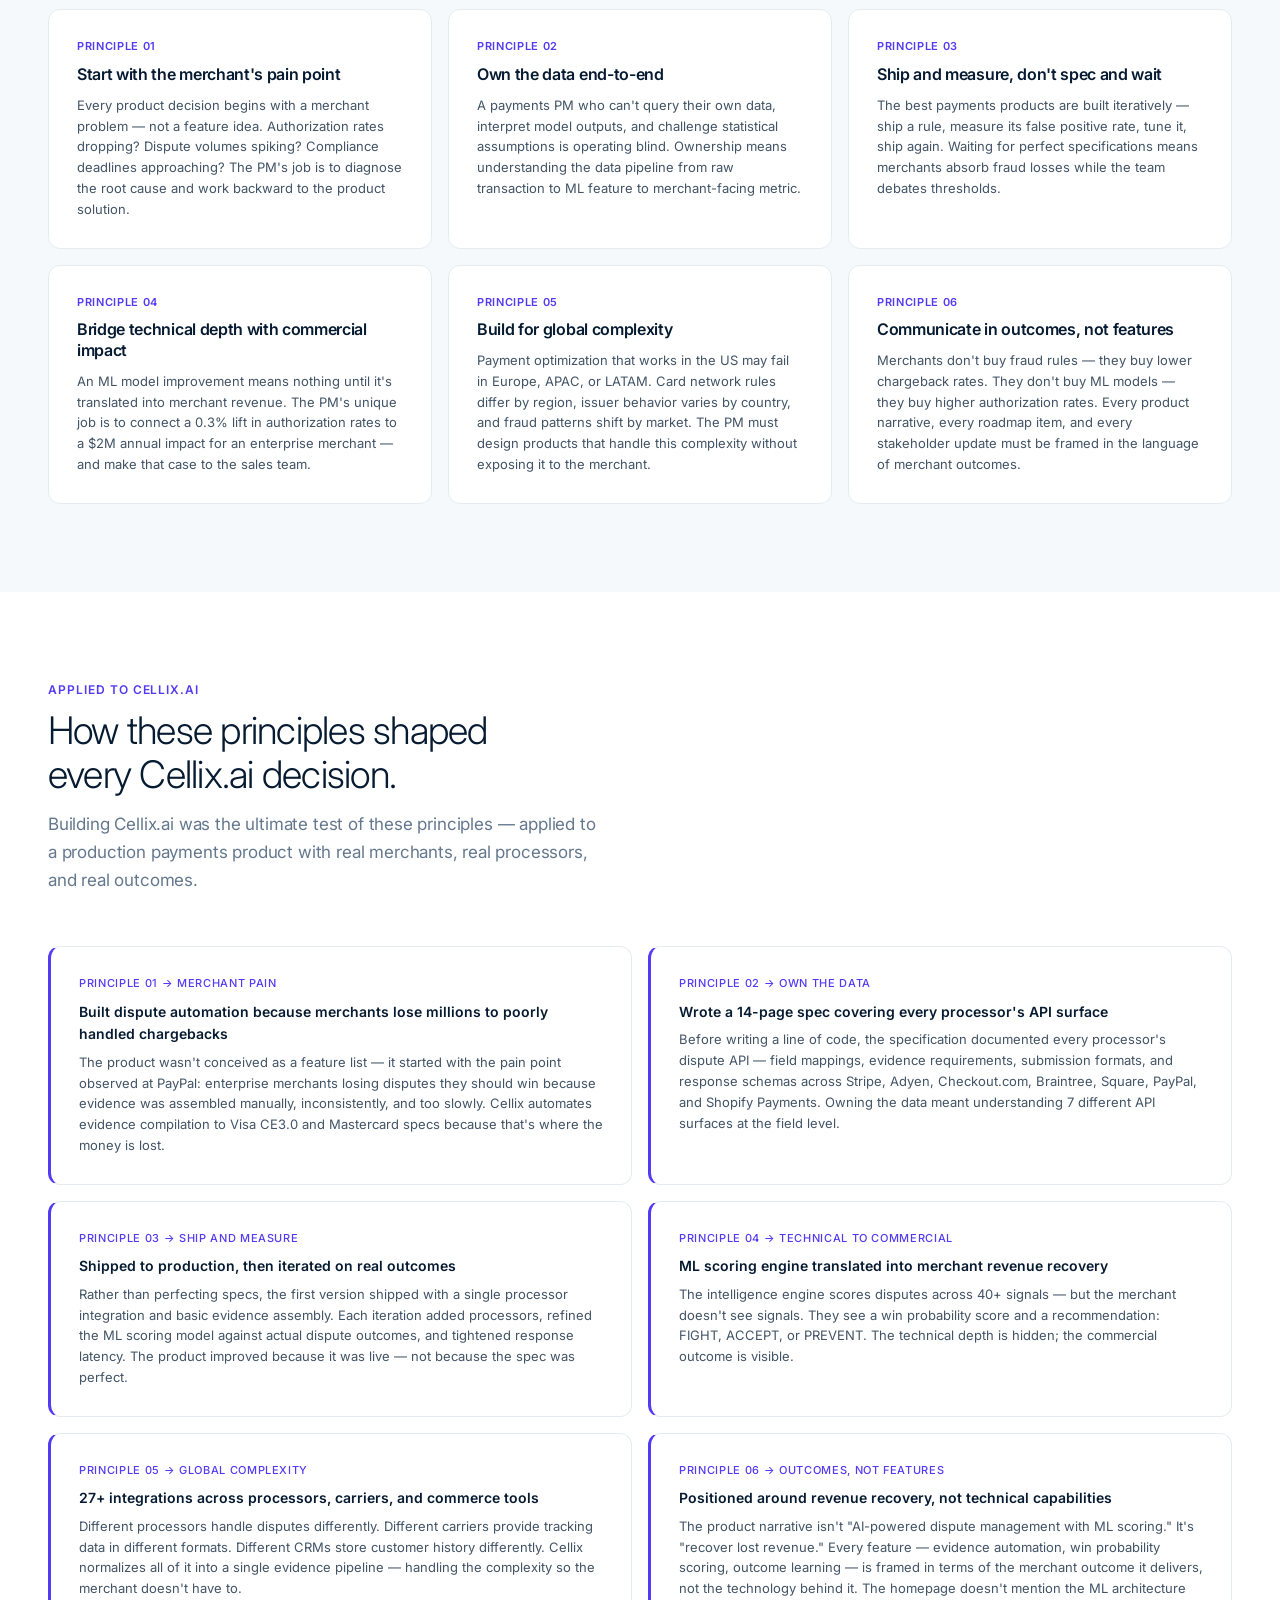
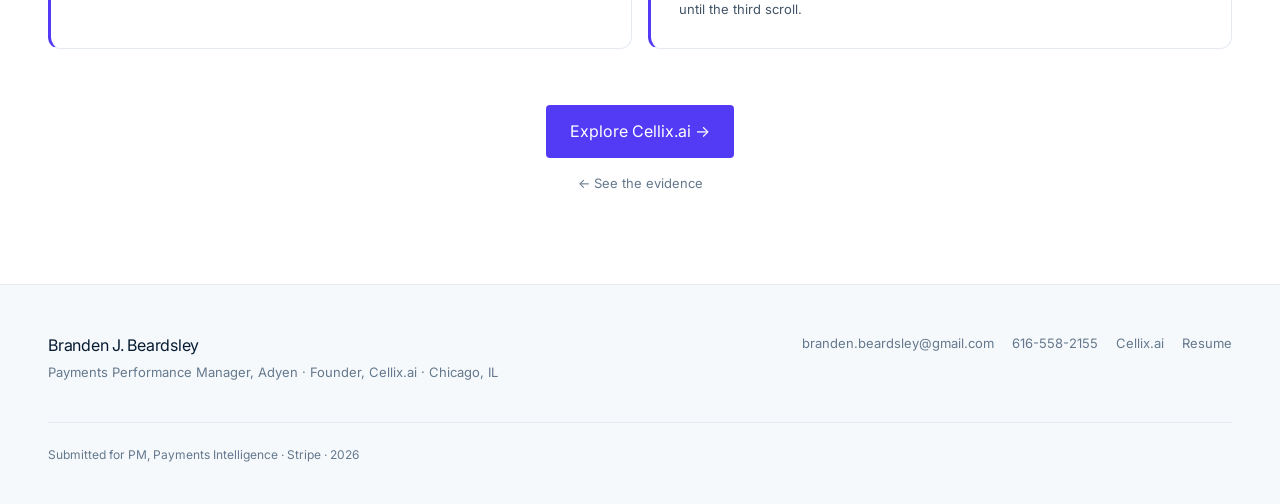
<file: pm-philosophy.html>
<!DOCTYPE html>
<html lang="en">
<head>
<meta charset="UTF-8"/>
<meta name="viewport" content="width=device-width, initial-scale=1.0"/>
<title>PM Philosophy | Branden Beardsley</title>
<link rel="icon" type="image/svg+xml" href="/assets/favicon.svg"/>
<link rel="preconnect" href="https://fonts.googleapis.com"/>
<link rel="preconnect" href="https://fonts.gstatic.com" crossorigin/>
<link href="https://fonts.googleapis.com/css2?family=Inter:wght@300;400;500;600&display=swap" rel="stylesheet"/>
<link rel="stylesheet" href="/assets/styles.css"/>
</head>
<body>

<!-- NAV -->
<nav class="nav">
  <div class="nav-in">
    <a class="nav-brand" href="/">
      <span class="nav-name">Branden Beardsley</span>
      <span class="nav-div"></span>
      <span class="nav-sub">Payments PM</span>
    </a>
    <ul class="nav-links">
      <li><a class="nav-link" href="/">Home</a></li>
      <li class="nav-dropdown">
        <a class="nav-link" href="/resume">Resume <span class="nav-caret">&#9662;</span></a>
        <div class="nav-dropdown-menu">
          <a class="nav-dropdown-item" href="/resume"><span class="nav-dropdown-icon">&#128196;</span> View Resume</a>
          <a class="nav-dropdown-item" href="/assets/resume.pdf" download><span class="nav-dropdown-icon">&#11015;</span> Download PDF</a>
        </div>
      </li>
      <li><a class="nav-link" href="/cellix">Cellix.AI</a></li>
      <li><a class="nav-link active" href="/pm-philosophy">PM Philosophy</a></li>
    </ul>
    <div class="nav-right">
      <span class="nav-pill">PM Application · Stripe</span>
    </div>
    <button class="nav-hamburger" aria-label="Menu">&#9776;</button>
  </div>
</nav>

<!-- HERO -->
<section class="pm-hero">
  <div class="pm-hero-in au">
    <div class="cx-badge d1">
      <span class="ld"></span>
      Product management · Payments Intelligence
    </div>
    <h1 class="pm-h1 d2">The PM Philosophy</h1>
    <p class="pm-sub d3">How great payments PMs think about product — and how these principles shaped every decision behind Cellix.ai.</p>
  </div>
</section>

<!-- HOW PMs WORK AT STRIPE -->
<section class="sec">
  <div class="sec-in">
    <div class="sec-ey">The Stripe PM model</div>
    <h2 class="sec-h2">What makes Stripe PMs different.</h2>
    <p class="sec-lead">Stripe's PM culture is distinct — and the Payments Intelligence team demands an even sharper version of it.</p>

    <div class="pm-block">
      <p><strong>Technical depth is non-negotiable.</strong> Stripe PMs are expected to understand the systems they manage at a level where they can meaningfully challenge engineering decisions — not just translate requirements. On the Payments Intelligence team, that means understanding ML model architecture, fraud signal trade-offs, and authorization optimization at the API level.</p>

      <p><strong>Writing is the primary medium of decision-making.</strong> Stripe is famously a writing-first culture. Product decisions start with documents, not decks. A Payments Intelligence PM needs to write specifications that engineers, data scientists, and sales teams can all act on independently — bridging the gap between statistical rigor and merchant-facing value propositions.</p>

      <p><strong>User obsession means merchant obsession.</strong> At Stripe, the user is the developer and the merchant. The Payments Intelligence PM sits at the intersection — understanding how Radar's API surface affects developer experience while simultaneously understanding how authorization rate improvements translate to merchant revenue. Both perspectives must inform every decision.</p>

      <p><strong>Data-driven means hypothesis-first.</strong> Stripe PMs don't just look at dashboards — they form hypotheses, design experiments, measure outcomes, and iterate. On the Payments Intelligence team, this means designing A/B tests for authorization optimization, measuring false positive rates for fraud rules, and quantifying the revenue impact of every model improvement.</p>
    </div>
  </div>
</section>

<!-- PRINCIPLES -->
<section class="sec sec-alt">
  <div class="sec-in">
    <div class="sec-ey">Core principles</div>
    <h2 class="sec-h2">Six principles of an effective<br>Payments Intelligence PM.</h2>
    <p class="sec-lead">These principles guide how to think about product in the payments intelligence domain — from problem framing to shipping decisions.</p>

    <div class="grid-3">
      <div class="principle">
        <div class="principle-num">Principle 01</div>
        <h3>Start with the merchant's pain point</h3>
        <p>Every product decision begins with a merchant problem — not a feature idea. Authorization rates dropping? Dispute volumes spiking? Compliance deadlines approaching? The PM's job is to diagnose the root cause and work backward to the product solution.</p>
      </div>

      <div class="principle">
        <div class="principle-num">Principle 02</div>
        <h3>Own the data end-to-end</h3>
        <p>A payments PM who can't query their own data, interpret model outputs, and challenge statistical assumptions is operating blind. Ownership means understanding the data pipeline from raw transaction to ML feature to merchant-facing metric.</p>
      </div>

      <div class="principle">
        <div class="principle-num">Principle 03</div>
        <h3>Ship and measure, don't spec and wait</h3>
        <p>The best payments products are built iteratively — ship a rule, measure its false positive rate, tune it, ship again. Waiting for perfect specifications means merchants absorb fraud losses while the team debates thresholds.</p>
      </div>

      <div class="principle">
        <div class="principle-num">Principle 04</div>
        <h3>Bridge technical depth with commercial impact</h3>
        <p>An ML model improvement means nothing until it's translated into merchant revenue. The PM's unique job is to connect a 0.3% lift in authorization rates to a $2M annual impact for an enterprise merchant — and make that case to the sales team.</p>
      </div>

      <div class="principle">
        <div class="principle-num">Principle 05</div>
        <h3>Build for global complexity</h3>
        <p>Payment optimization that works in the US may fail in Europe, APAC, or LATAM. Card network rules differ by region, issuer behavior varies by country, and fraud patterns shift by market. The PM must design products that handle this complexity without exposing it to the merchant.</p>
      </div>

      <div class="principle">
        <div class="principle-num">Principle 06</div>
        <h3>Communicate in outcomes, not features</h3>
        <p>Merchants don't buy fraud rules — they buy lower chargeback rates. They don't buy ML models — they buy higher authorization rates. Every product narrative, every roadmap item, and every stakeholder update must be framed in the language of merchant outcomes.</p>
      </div>
    </div>
  </div>
</section>

<!-- HOW I APPLIED THESE TO CELLIX -->
<section class="sec">
  <div class="sec-in">
    <div class="sec-ey">Applied to Cellix.ai</div>
    <h2 class="sec-h2">How these principles shaped<br>every Cellix.ai decision.</h2>
    <p class="sec-lead">Building Cellix.ai was the ultimate test of these principles — applied to a production payments product with real merchants, real processors, and real outcomes.</p>

    <div class="grid-2">
      <div class="applied-card">
        <div class="applied-principle">Principle 01 → Merchant pain</div>
        <h4>Built dispute automation because merchants lose millions to poorly handled chargebacks</h4>
        <p>The product wasn't conceived as a feature list — it started with the pain point observed at PayPal: enterprise merchants losing disputes they should win because evidence was assembled manually, inconsistently, and too slowly. Cellix automates evidence compilation to Visa CE3.0 and Mastercard specs because that's where the money is lost.</p>
      </div>

      <div class="applied-card">
        <div class="applied-principle">Principle 02 → Own the data</div>
        <h4>Wrote a 14-page spec covering every processor's API surface</h4>
        <p>Before writing a line of code, the specification documented every processor's dispute API — field mappings, evidence requirements, submission formats, and response schemas across Stripe, Adyen, Checkout.com, Braintree, Square, PayPal, and Shopify Payments. Owning the data meant understanding 7 different API surfaces at the field level.</p>
      </div>

      <div class="applied-card">
        <div class="applied-principle">Principle 03 → Ship and measure</div>
        <h4>Shipped to production, then iterated on real outcomes</h4>
        <p>Rather than perfecting specs, the first version shipped with a single processor integration and basic evidence assembly. Each iteration added processors, refined the ML scoring model against actual dispute outcomes, and tightened response latency. The product improved because it was live — not because the spec was perfect.</p>
      </div>

      <div class="applied-card">
        <div class="applied-principle">Principle 04 → Technical to commercial</div>
        <h4>ML scoring engine translated into merchant revenue recovery</h4>
        <p>The intelligence engine scores disputes across 40+ signals — but the merchant doesn't see signals. They see a win probability score and a recommendation: FIGHT, ACCEPT, or PREVENT. The technical depth is hidden; the commercial outcome is visible.</p>
      </div>

      <div class="applied-card">
        <div class="applied-principle">Principle 05 → Global complexity</div>
        <h4>27+ integrations across processors, carriers, and commerce tools</h4>
        <p>Different processors handle disputes differently. Different carriers provide tracking data in different formats. Different CRMs store customer history differently. Cellix normalizes all of it into a single evidence pipeline — handling the complexity so the merchant doesn't have to.</p>
      </div>

      <div class="applied-card">
        <div class="applied-principle">Principle 06 → Outcomes, not features</div>
        <h4>Positioned around revenue recovery, not technical capabilities</h4>
        <p>The product narrative isn't "AI-powered dispute management with ML scoring." It's "recover lost revenue." Every feature — evidence automation, win probability scoring, outcome learning — is framed in terms of the merchant outcome it delivers, not the technology behind it. The homepage doesn't mention the ML architecture until the third scroll.</p>
      </div>
    </div>

    <div style="text-align:center;padding-top:56px">
      <a class="btn-p" href="/cellix">Explore Cellix.ai →</a>
      <div style="margin-top:12px">
        <a href="/#evidence" style="font-size:13px;color:var(--muted);text-decoration:none">← See the evidence</a>
      </div>
    </div>
  </div>
</section>

<!-- FOOTER -->
<footer class="footer">
  <div class="footer-in">
    <div class="footer-top">
      <div>
        <div class="f-name">Branden J. Beardsley</div>
        <div class="f-role">Payments Performance Manager, Adyen · Founder, Cellix.ai · Chicago, IL</div>
      </div>
      <div class="flinks">
        <a class="fl" href="mailto:branden.beardsley@gmail.com">branden.beardsley@gmail.com</a>
        <a class="fl" href="tel:6165582155">616-558-2155</a>
        <a class="fl" href="/cellix">Cellix.ai</a>
        <a class="fl" href="/resume">Resume</a>

      </div>
    </div>
    <div class="fdiv"></div>
    <div class="fbot">
      <div class="fcopy">Submitted for PM, Payments Intelligence · Stripe · 2026</div>
    </div>
  </div>
</footer>

<script src="/assets/nav.js"></script>
</body>
</html>
</file>
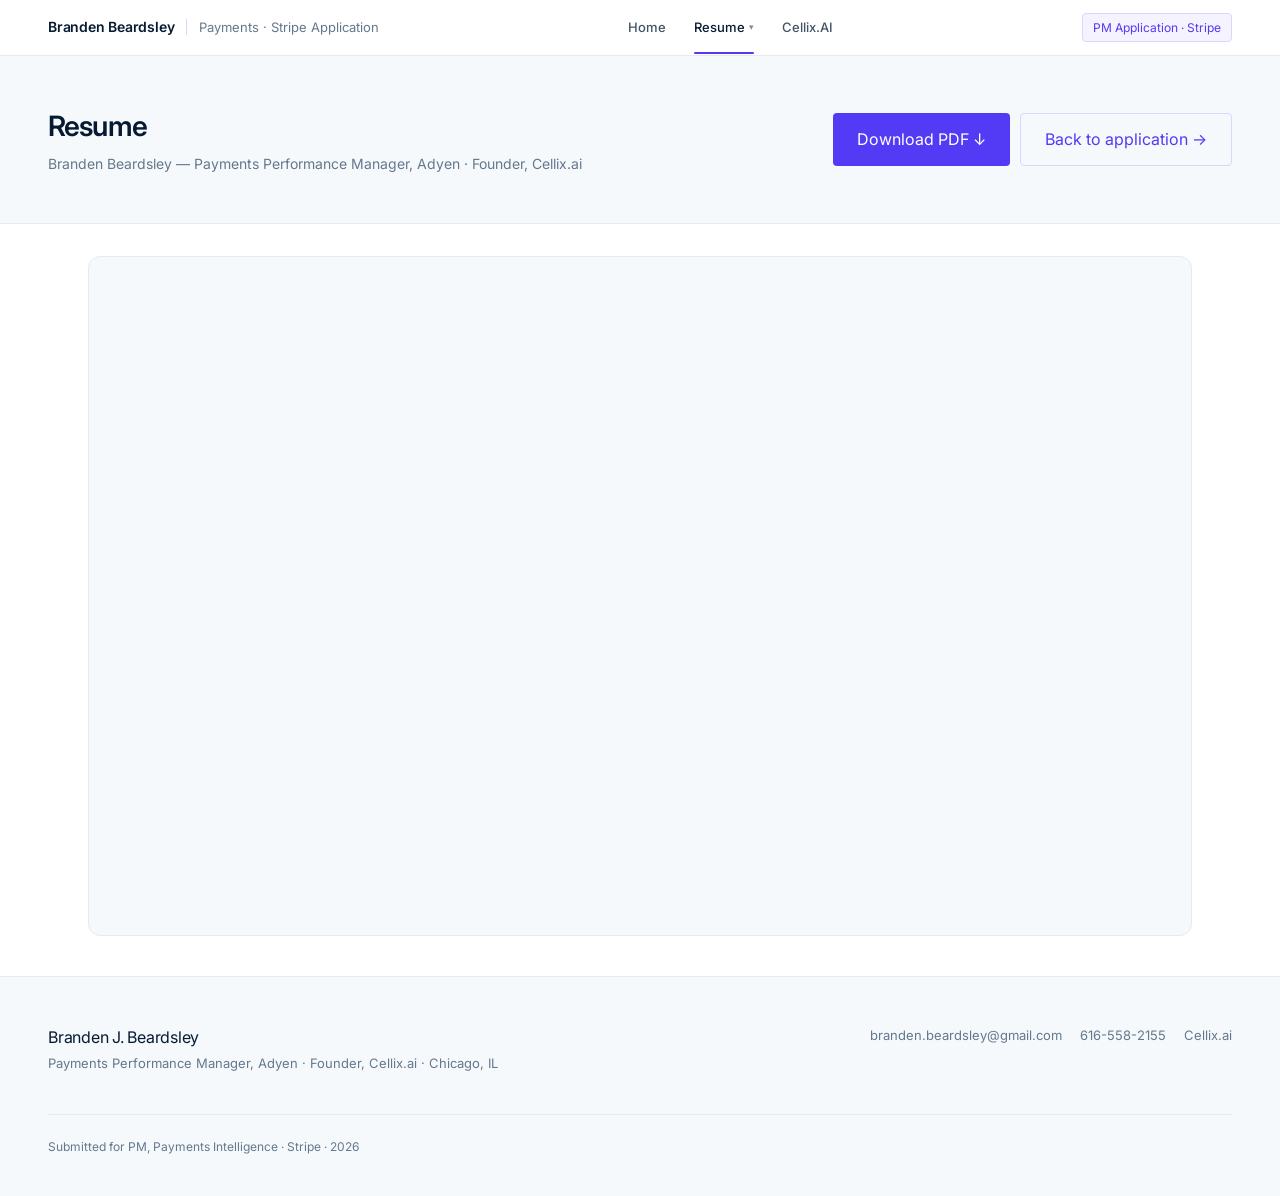
<file: resume.html>
<!DOCTYPE html>
<html lang="en">
<head>
<meta charset="UTF-8"/>
<meta name="viewport" content="width=device-width, initial-scale=1.0"/>
<title>Resume | Branden Beardsley</title>
<link rel="icon" type="image/svg+xml" href="/assets/favicon.svg"/>
<link rel="preconnect" href="https://fonts.googleapis.com"/>
<link rel="preconnect" href="https://fonts.gstatic.com" crossorigin/>
<link href="https://fonts.googleapis.com/css2?family=Inter:wght@300;400;500;600&display=swap" rel="stylesheet"/>
<link rel="stylesheet" href="/assets/styles.css"/>
</head>
<body>

<!-- NAV -->
<nav class="nav">
  <div class="nav-in">
    <a class="nav-brand" href="/">
      <span class="nav-name">Branden Beardsley</span>
      <span class="nav-div"></span>
      <span class="nav-sub">Payments · Stripe Application</span>
    </a>
    <ul class="nav-links">
      <li><a class="nav-link" href="/">Home</a></li>
      <li class="nav-dropdown">
        <a class="nav-link active" href="/resume">Resume <span class="nav-caret">&#9662;</span></a>
        <div class="nav-dropdown-menu">
          <a class="nav-dropdown-item" href="/resume"><span class="nav-dropdown-icon">&#128196;</span> View Resume</a>
          <a class="nav-dropdown-item" href="/assets/resume.pdf" download><span class="nav-dropdown-icon">&#11015;</span> Download PDF</a>
        </div>
      </li>
      <li><a class="nav-link" href="/cellix">Cellix.AI</a></li>
    </ul>
    <div class="nav-right">
      <span class="nav-pill">PM Application · Stripe</span>
    </div>
    <button class="nav-hamburger" aria-label="Menu">&#9776;</button>
  </div>
</nav>

<!-- RESUME HEADER -->
<div class="resume-hero">
  <div class="resume-hero-in">
    <div>
      <h1 class="resume-title">Resume</h1>
      <p class="resume-sub">Branden Beardsley — Payments Performance Manager, Adyen · Founder, Cellix.ai</p>
    </div>
    <div style="display:flex;gap:10px;flex-wrap:wrap">
      <a class="btn-p" href="/assets/resume.pdf" download>Download PDF ↓</a>
      <a class="btn-s" href="/">Back to application →</a>
    </div>
  </div>
</div>

<!-- PDF VIEWER -->
<div class="resume-viewer">
  <iframe class="resume-iframe" src="/assets/resume.pdf" title="Branden Beardsley Resume"></iframe>
  <div class="resume-fallback">
    <p>PDF viewer is not available on this device. <a href="/assets/resume.pdf" download>Download the PDF directly</a> to view the full resume.</p>
  </div>
</div>

<!-- FOOTER -->
<footer class="footer">
  <div class="footer-in">
    <div class="footer-top">
      <div>
        <div class="f-name">Branden J. Beardsley</div>
        <div class="f-role">Payments Performance Manager, Adyen · Founder, Cellix.ai · Chicago, IL</div>
      </div>
      <div class="flinks">
        <a class="fl" href="mailto:branden.beardsley@gmail.com">branden.beardsley@gmail.com</a>
        <a class="fl" href="tel:6165582155">616-558-2155</a>
        <a class="fl" href="/cellix">Cellix.ai</a>

      </div>
    </div>
    <div class="fdiv"></div>
    <div class="fbot">
      <div class="fcopy">Submitted for PM, Payments Intelligence · Stripe · 2026</div>
    </div>
  </div>
</footer>

<script src="/assets/nav.js"></script>
</body>
</html>
</file>
<file: assets/styles.css>
/* ═══════════════════════════════════════
   SHARED STYLES — Branden Beardsley Resume
   ═══════════════════════════════════════ */

:root{
  --v:#533AF5;
  --v-dark:#4730D9;
  --v-light:rgba(83,58,253,.06);
  --v-border:#D6D9FC;
  --navy:#061B31;
  --green:#0BBF6E;
  --red:#E8475F;
  --white:#FFFFFF;
  --surface:#F6F9FC;
  --border:#E6EBF1;
  --border2:#D6D9FC;
  --muted:#64788D;
  --body:#425466;
  --head:#061B31;
  --f:'Inter',-apple-system,BlinkMacSystemFont,'Segoe UI',sans-serif;
  --max:1200px;
  --g:48px;
}
*,*::before,*::after{box-sizing:border-box;margin:0;padding:0}
html{scroll-behavior:smooth}
body{font-family:var(--f);color:var(--body);background:var(--white);-webkit-font-smoothing:antialiased;overflow-x:hidden;line-height:1.6}

/* ─── NAV ─── */
.nav{position:sticky;top:0;z-index:200;height:56px;display:flex;align-items:center;padding:0 var(--g);background:rgba(255,255,255,.95);backdrop-filter:blur(10px);border-bottom:1px solid var(--border)}
.nav-in{max-width:var(--max);width:100%;margin:0 auto;display:flex;align-items:center;justify-content:space-between}
.nav-brand{display:flex;align-items:center;text-decoration:none}
.nav-name{font-size:14px;font-weight:600;color:var(--head);letter-spacing:-.015em}
.nav-div{width:1px;height:16px;background:var(--border2);margin:0 12px}
.nav-sub{font-size:13px;color:var(--muted)}
.nav-right{display:flex;align-items:center;gap:10px}
.nav-pill{font-size:12px;font-weight:400;color:var(--v);background:var(--v-light);border:1px solid var(--v-border);padding:4px 10px;border-radius:4px}
.nav-btn{font-size:13px;font-weight:500;color:#fff;background:var(--v);padding:7px 16px;border-radius:6px;text-decoration:none;transition:background .15s,transform .15s;white-space:nowrap}
.nav-btn:hover{background:var(--v-dark);transform:translateY(-1px)}

/* NAV LINKS */
.nav-links{display:flex;align-items:center;gap:0;list-style:none;margin:0;padding:0}
.nav-link{font-size:13px;font-weight:500;color:var(--body);text-decoration:none;padding:16px 14px;transition:color .15s;position:relative;display:flex;align-items:center;gap:4px;white-space:nowrap}
.nav-link:hover{color:var(--head)}
.nav-link.active{color:var(--head)}
.nav-link.active::after{content:'';position:absolute;bottom:0;left:14px;right:14px;height:2px;background:var(--v);border-radius:1px}
.nav-caret{font-size:9px;opacity:.5;transition:transform .15s}

/* DROPDOWN */
.nav-dropdown{position:relative}
.nav-dropdown-menu{position:absolute;top:100%;left:0;min-width:190px;background:var(--white);border:1px solid var(--border);border-radius:8px;box-shadow:0 4px 24px rgba(10,37,64,.1);padding:6px 0;opacity:0;visibility:hidden;transform:translateY(4px);transition:all .15s ease;z-index:300}
.nav-dropdown:hover .nav-dropdown-menu,
.nav-dropdown.open .nav-dropdown-menu{opacity:1;visibility:visible;transform:translateY(0)}
.nav-dropdown:hover .nav-caret,
.nav-dropdown.open .nav-caret{transform:rotate(180deg)}
.nav-dropdown-item{display:flex;align-items:center;gap:10px;padding:10px 16px;font-size:13px;color:var(--body);text-decoration:none;transition:background .1s,color .1s}
.nav-dropdown-item:hover{background:var(--surface);color:var(--head)}
.nav-dropdown-icon{font-size:15px;width:20px;text-align:center}

/* HAMBURGER */
.nav-hamburger{display:none;align-items:center;justify-content:center;width:36px;height:36px;border:1px solid var(--border);border-radius:6px;background:transparent;cursor:pointer;font-size:18px;color:var(--head);transition:background .15s}
.nav-hamburger:hover{background:var(--surface)}

/* ─── HERO (new — photo + personal intro) ─── */
.hero-new{background:var(--white);position:relative;overflow:hidden;padding:72px var(--g) 80px;border-bottom:1px solid var(--border)}
.hero-new::before{content:'';position:absolute;top:-120px;right:-120px;width:600px;height:600px;background:radial-gradient(ellipse at center,rgba(99,91,255,.06) 0%,transparent 70%);pointer-events:none;border-radius:50%}
.hero-new-in{position:relative;z-index:2;max-width:var(--max);margin:0 auto;display:grid;grid-template-columns:1fr 300px;gap:72px;align-items:start}
.hero-new-text{max-width:640px;order:0}
.hero-new-photo{order:1}

.role-tag{display:inline-flex;align-items:center;gap:8px;font-size:12px;font-weight:500;color:var(--muted);border:1px solid var(--border);padding:5px 12px;border-radius:100px;margin-bottom:28px}
.role-dot{width:6px;height:6px;border-radius:50%;background:var(--green);animation:pulse 2s ease infinite}
@keyframes pulse{0%,100%{opacity:1;transform:scale(1)}50%{opacity:.4;transform:scale(1.3)}}

.hero-new-h1{font-size:clamp(36px,4.5vw,52px);font-weight:300;line-height:1.15;letter-spacing:-.02em;color:var(--head);margin-bottom:24px}
.hero-new-intro{font-size:16px;color:var(--body);line-height:1.7;margin-bottom:18px}
.hero-new-intro strong{color:var(--head);font-weight:600}
.hero-new-passion{font-size:16px;color:var(--body);line-height:1.7;margin-bottom:18px}
.hero-new-passion a{color:var(--v);text-decoration:none;font-weight:500}
.hero-new-passion a:hover{text-decoration:underline}
.hero-new-ask{font-size:16px;color:var(--head);line-height:1.7;margin-bottom:32px;font-weight:500}
.hero-new-btns{display:flex;gap:12px;flex-wrap:wrap}
.hero-new-photo{display:flex;flex-direction:column;align-items:center;gap:20px;padding-top:16px}
.headshot{width:200px;height:200px;border-radius:4px;object-fit:cover;border:1px solid var(--border);image-rendering:auto}
.hero-new-details{text-align:center}
.detail-name{font-size:16px;font-weight:600;color:var(--head);margin-bottom:4px}
.detail-role{font-size:13px;color:var(--body);margin-bottom:2px}
.detail-loc{font-size:13px;color:var(--muted);margin-bottom:2px}
.detail-edu{font-size:12px;color:var(--v);font-weight:500;margin-top:4px}

.btn-p{display:inline-flex;align-items:center;gap:8px;font-size:16px;font-weight:400;color:#fff;background:var(--v);padding:14px 24px;border-radius:4px;text-decoration:none;transition:background .15s;border:none}
.btn-p:hover{background:var(--v-dark)}
.btn-s{display:inline-flex;align-items:center;gap:8px;font-size:16px;font-weight:400;color:var(--v);background:transparent;border:1px solid var(--v-border);padding:13px 24px;border-radius:4px;text-decoration:none;transition:border-color .15s,background .15s}
.btn-s:hover{border-color:var(--v);background:rgba(83,58,253,.04)}

/* ─── WHAT I BRING GRID ─── */
.bring-grid{display:grid;grid-template-columns:repeat(3,1fr);gap:16px}
.bring-card{background:var(--white);border:1px solid var(--border);border-radius:4px;padding:28px;transition:border-color .2s}
.bring-card:hover{border-color:var(--v-border)}
.bring-icon{font-size:28px;margin-bottom:14px}
.bring-label{font-size:11px;font-weight:500;text-transform:uppercase;letter-spacing:.06em;color:var(--v);margin-bottom:10px}
.bring-card h3{font-size:18px;font-weight:400;color:var(--head);letter-spacing:-.01em;margin-bottom:10px}
.bring-card p{font-size:15px;color:var(--muted);line-height:1.65}
.bring-card a{color:var(--v);text-decoration:none;font-weight:500}
.bring-card a:hover{text-decoration:underline}

/* ─── TIMELINE ─── */
.timeline{display:flex;flex-direction:column;gap:0;position:relative;padding-left:32px}
.timeline::before{content:'';position:absolute;top:8px;bottom:8px;left:7px;width:2px;background:var(--border)}
.tl-item{position:relative;padding:0 0 40px 0}
.tl-item:last-child{padding-bottom:0}
.tl-marker{position:absolute;left:-32px;top:6px;width:16px;height:16px;border-radius:50%;background:var(--mc,var(--v));border:3px solid var(--white);box-shadow:0 0 0 2px var(--mc,var(--v))}
.tl-content{background:var(--white);border:1px solid var(--border);border-radius:4px;padding:28px 32px;transition:border-color .2s}
.tl-content:hover{border-color:var(--v-border)}
.tl-meta{display:flex;align-items:center;gap:12px;margin-bottom:12px;flex-wrap:wrap}
.tl-company{font-size:13px;font-weight:500;color:var(--head);background:var(--surface);padding:3px 10px;border-radius:4px;border:1px solid var(--border)}
.tl-dates{font-size:12px;color:var(--muted)}
.tl-title{font-size:12px;color:var(--muted);font-style:italic}
.tl-content h3{font-size:20px;font-weight:300;color:var(--head);letter-spacing:-.01em;line-height:1.3;margin-bottom:10px}
.tl-content p{font-size:14px;color:var(--body);line-height:1.7;margin-bottom:16px}
.tl-stats{display:flex;gap:10px;flex-wrap:wrap}
.tl-stat{font-size:12px;font-weight:500;color:var(--v);background:rgba(99,91,255,.06);border:1px solid rgba(99,91,255,.15);padding:4px 12px;border-radius:100px}

/* ─── CELLIX SHOWCASE ─── */
.cellix-showcase{max-width:720px}
.cellix-main{background:var(--white);border:1px solid var(--border);border-radius:4px;padding:40px;transition:border-color .2s}
.cellix-main:hover{border-color:var(--v-border)}
.cellix-why{margin-bottom:28px}
.cellix-why h3,.cellix-details h3{font-size:18px;font-weight:400;color:var(--head);margin-bottom:10px}
.cellix-why p{font-size:14px;color:var(--body);line-height:1.7;margin-bottom:12px}
.cellix-why em{color:var(--head);font-style:italic}
.cellix-details{margin-bottom:28px}
.cellix-details ul{list-style:none;display:flex;flex-direction:column;gap:8px}
.cellix-details li{font-size:14px;color:var(--body);line-height:1.5;padding-left:18px;position:relative}
.cellix-details li::before{content:'\2192';position:absolute;left:0;color:var(--v);font-size:12px;top:1px}
.cellix-links{display:flex;gap:12px;flex-wrap:wrap}

/* ─── WHY STRIPE ─── */
.why-grid{display:grid;grid-template-columns:1fr 1fr;gap:16px;margin-bottom:40px}
.why-card{background:var(--white);border:1px solid var(--border);border-radius:4px;padding:28px;transition:border-color .2s}
.why-card:hover{border-color:var(--v-border)}
.why-card-label{font-size:11px;font-weight:500;text-transform:uppercase;letter-spacing:.06em;color:var(--v);margin-bottom:10px}
.why-card p{font-size:15px;color:var(--body);line-height:1.7}
.why-closing{max-width:640px;text-align:center;margin:0 auto}
.why-closing p{font-size:16px;color:var(--muted);line-height:1.7;margin-bottom:12px}
.why-ask{color:var(--head) !important}
.why-ask strong{font-weight:400;color:var(--head)}

/* ─── SECTION ─── */
.sec{padding:88px var(--g)}
.sec-alt{background:var(--surface)}
.sec-in{max-width:var(--max);margin:0 auto}
.sec-ey{font-size:12px;font-weight:600;color:var(--v);text-transform:uppercase;letter-spacing:.08em;margin-bottom:10px}
.sec-h2{font-size:clamp(26px,3vw,38px);font-weight:300;color:var(--head);letter-spacing:-.02em;line-height:1.15;margin-bottom:14px}
.sec-lead{font-size:17px;color:var(--muted);max-width:560px;line-height:1.65;margin-bottom:52px;letter-spacing:-.01em}

/* ─── BENTO / EVIDENCE GRID ─── */
.bento{display:grid;grid-template-columns:repeat(3,1fr);gap:16px}
.bc{background:var(--white);border:1px solid var(--border);border-radius:4px;padding:28px;position:relative;overflow:hidden;transition:border-color .2s}
.bc::before{content:'';position:absolute;top:0;left:0;right:0;height:2px;background:var(--ct,var(--v));transform:scaleX(0);transform-origin:left;transition:transform .25s ease}
.bc:hover{border-color:var(--v-border)}
.bc:hover::before{transform:scaleX(1)}
.bc-problem{font-size:11px;font-weight:500;color:var(--muted);text-transform:uppercase;letter-spacing:.07em;margin-bottom:8px}
.bc-h{font-size:16px;font-weight:400;color:var(--head);letter-spacing:-.01em;line-height:1.35;margin-bottom:10px}
.bc-ev{font-size:13px;color:var(--body);line-height:1.6;border-top:1px solid var(--border);padding-top:10px;margin-top:2px}
.bc-ev strong{color:var(--head);font-weight:500}

/* ─── CASE STUDIES ─── */
.case{background:var(--white);border:1px solid var(--border);border-radius:16px;padding:40px;margin-bottom:20px;transition:box-shadow .2s,border-color .2s}
.case:hover{box-shadow:0 6px 32px rgba(10,37,64,.07);border-color:rgba(99,91,255,.18)}
.case-hd{display:flex;align-items:flex-start;justify-content:space-between;margin-bottom:6px;gap:16px;flex-wrap:wrap}
.co-row{display:flex;align-items:center;gap:10px;margin-bottom:10px}
.co-badge{font-size:11px;font-weight:500;padding:4px 10px;border-radius:100px;border:1px solid}
.co-date{font-size:12px;color:var(--muted)}
.case-num{font-size:56px;font-weight:700;color:var(--border);line-height:1;letter-spacing:-.04em;flex-shrink:0;user-select:none}
.case-h{font-size:20px;font-weight:600;color:var(--head);letter-spacing:-.025em;line-height:1.3;margin-bottom:6px}
.case-stripe-product{display:inline-flex;align-items:center;gap:6px;font-size:11px;font-weight:500;color:var(--v);background:rgba(99,91,255,.06);border:1px solid rgba(99,91,255,.15);padding:4px 10px;border-radius:100px;margin-bottom:14px}
.case-ctx{font-size:14px;color:var(--body);line-height:1.65;margin-bottom:24px;max-width:680px}
.ctbl{display:grid;grid-template-columns:repeat(3,1fr);gap:1px;background:var(--border);border-radius:10px;overflow:hidden;margin-bottom:20px}
.ccol{background:var(--white);padding:20px 22px}
.cch{font-size:10px;font-weight:600;text-transform:uppercase;letter-spacing:.08em;color:var(--muted);margin-bottom:11px;padding-bottom:8px;border-bottom:1px solid var(--border)}
.ccol ul{list-style:none;display:flex;flex-direction:column;gap:7px}
.ccol li{font-size:13px;color:var(--body);line-height:1.45;padding-left:15px;position:relative}
.ccol li::before{content:'\2192';position:absolute;left:0;color:var(--v);font-size:11px;top:1px}
.outcomes{display:flex;gap:10px;flex-wrap:wrap;padding:16px 0;border-top:1px solid var(--border);margin-bottom:16px}
.oc{background:var(--surface);border:1px solid var(--border);border-radius:8px;padding:11px 16px;display:flex;flex-direction:column;gap:3px;transition:border-color .2s}
.oc:hover{border-color:rgba(99,91,255,.2)}
.oc-n{font-size:19px;font-weight:700;letter-spacing:-.025em;line-height:1}
.oc-l{font-size:11px;color:var(--muted);line-height:1.3}
.callout{display:flex;gap:14px;align-items:flex-start;background:var(--v-light);border:1px solid var(--v-border);border-radius:4px;padding:16px 20px}
.callout-ic{width:26px;height:26px;border-radius:4px;background:var(--v);display:flex;align-items:center;justify-content:center;font-size:13px;flex-shrink:0;margin-top:1px}
.callout-lbl{font-size:11px;font-weight:500;text-transform:uppercase;letter-spacing:.08em;color:var(--v);margin-bottom:4px}
.callout-txt{font-size:13.5px;color:var(--body);line-height:1.58}

/* ─── CELLIX ─── */
.cellix-grid{display:grid;grid-template-columns:1.15fr .85fr;gap:16px}
.cellix-card{background:var(--navy);border-radius:16px;padding:48px;position:relative;overflow:hidden}
.cellix-card::before{content:'';position:absolute;top:-60px;right:-60px;width:280px;height:280px;border-radius:50%;background:radial-gradient(circle,rgba(99,91,255,.35) 0%,transparent 70%);pointer-events:none}
.cellix-card::after{content:'';position:absolute;bottom:-80px;left:40px;width:200px;height:200px;border-radius:50%;background:radial-gradient(circle,rgba(0,212,255,.15) 0%,transparent 70%);pointer-events:none}
.cellix-ey{display:flex;align-items:center;gap:8px;font-size:12px;font-weight:500;color:rgba(255,255,255,.45);margin-bottom:18px}
.ld{width:6px;height:6px;border-radius:50%;background:var(--green);animation:pulse 2s infinite}
.cellix-h{font-size:26px;font-weight:600;color:#fff;letter-spacing:-.03em;line-height:1.15;margin-bottom:12px;position:relative;z-index:1}
.cellix-p{font-size:14px;color:rgba(255,255,255,.5);line-height:1.65;margin-bottom:22px;position:relative;z-index:1}
.cellix-lnk{display:inline-flex;align-items:center;gap:6px;font-size:13px;font-weight:500;color:#fff;background:rgba(255,255,255,.1);border:1px solid rgba(255,255,255,.18);padding:8px 16px;border-radius:6px;text-decoration:none;margin-bottom:22px;transition:background .15s,border-color .15s;position:relative;z-index:1}
.cellix-lnk:hover{background:rgba(255,255,255,.18);border-color:rgba(255,255,255,.3)}
.tag-cloud{display:flex;flex-wrap:wrap;gap:6px;position:relative;z-index:1}
.ptag{font-size:11px;color:rgba(255,255,255,.4);border:1px solid rgba(255,255,255,.1);padding:3px 8px;border-radius:4px;transition:all .15s;cursor:default}
.ptag:hover{color:#fff;border-color:rgba(99,91,255,.5);background:rgba(99,91,255,.12)}
.cellix-right{display:flex;flex-direction:column;gap:12px}
.cst{background:var(--white);border:1px solid var(--border);border-radius:12px;padding:18px 22px;display:flex;align-items:center;justify-content:space-between;transition:border-color .2s,box-shadow .2s}
.cst:hover{border-color:rgba(99,91,255,.22);box-shadow:0 2px 10px rgba(10,37,64,.06)}
.cst-l{font-size:13px;color:var(--muted)}
.cst-v{font-size:19px;font-weight:600;color:var(--head);letter-spacing:-.025em}
.cst-v.vi{color:var(--v)}.cst-v.gr{color:var(--green)}.cst-v.cy{color:#0891B2}

/* ─── SKILLS ─── */
.skills{display:grid;grid-template-columns:1fr 1fr;gap:32px 72px}
.ski{padding:6px 0}
.ski-top{display:flex;justify-content:space-between;align-items:baseline;margin-bottom:8px}
.ski-name{font-size:14px;font-weight:500;color:var(--head);letter-spacing:-.01em}
.ski-src{font-size:11px;color:var(--muted)}
.ski-track{height:3px;background:var(--border);border-radius:100px;overflow:hidden}
.ski-fill{height:100%;border-radius:100px;background:var(--v);width:var(--w,80%);animation:fillIn 1.5s cubic-bezier(.22,1,.36,1) both;transform:scaleX(0);transform-origin:left}
@keyframes fillIn{to{transform:scaleX(1)}}

/* ─── FOOTER ─── */
.footer{background:var(--surface);border-top:1px solid var(--border);padding:48px var(--g) 40px}
.footer-in{max-width:var(--max);margin:0 auto}
.footer-top{display:flex;align-items:flex-start;justify-content:space-between;margin-bottom:40px;gap:32px;flex-wrap:wrap}
.f-name{font-size:16px;font-weight:400;color:var(--head);letter-spacing:-.015em;margin-bottom:3px}
.f-role{font-size:13px;color:var(--muted)}
.flinks{display:flex;gap:18px;align-items:center;flex-wrap:wrap}
.fl{font-size:13px;color:var(--muted);text-decoration:none;transition:color .15s}
.fl:hover{color:var(--head)}
.f-cta{display:inline-flex;align-items:center;gap:5px;font-size:13px;font-weight:500;color:#fff;background:var(--v);padding:8px 16px;border-radius:6px;text-decoration:none;transition:background .15s,transform .15s}
.f-cta:hover{background:var(--v-dark);transform:translateY(-1px)}
.fdiv{height:1px;background:var(--border);margin-bottom:22px}
.fbot{display:flex;justify-content:space-between;align-items:center;flex-wrap:wrap;gap:12px}
.fcopy{font-size:12px;color:var(--muted)}

/* ─── ANIMS ─── */
@keyframes fadeUp{from{opacity:0;transform:translateY(16px)}to{opacity:1;transform:translateY(0)}}
.au{animation:fadeUp .6s ease both}
.d1{animation-delay:.05s}.d2{animation-delay:.13s}.d3{animation-delay:.22s}
.d4{animation-delay:.33s}.d5{animation-delay:.46s}.d6{animation-delay:.6s}

/* ═══════════════════════════════════════
   PAGE-SPECIFIC STYLES
   ═══════════════════════════════════════ */

/* ─── RESUME PAGE ─── */
.resume-hero{background:var(--surface);border-bottom:1px solid var(--border);padding:48px var(--g)}
.resume-hero-in{max-width:var(--max);margin:0 auto;display:flex;align-items:center;justify-content:space-between;gap:24px;flex-wrap:wrap}
.resume-title{font-size:28px;font-weight:600;color:var(--head);letter-spacing:-.03em}
.resume-sub{font-size:14px;color:var(--muted);margin-top:4px}
.resume-viewer{max-width:var(--max);margin:0 auto;padding:32px var(--g)}
.resume-iframe{width:100%;height:calc(100vh - 220px);border:1px solid var(--border);border-radius:12px;background:var(--surface)}
.resume-fallback{text-align:center;padding:24px;font-size:14px;color:var(--muted)}
.resume-fallback a{color:var(--v);text-decoration:none;font-weight:500}
.resume-fallback a:hover{text-decoration:underline}

/* ─── CELLIX PAGE ─── */
.cx-hero{background:var(--white);position:relative;overflow:hidden;padding:100px var(--g) 80px;border-bottom:1px solid var(--border)}
.cx-hero-in{max-width:var(--max);margin:0 auto;position:relative;z-index:1}
.cx-badge{display:inline-flex;align-items:center;gap:8px;font-size:12px;font-weight:400;color:var(--muted);border:1px solid var(--border);padding:5px 14px;border-radius:4px;margin-bottom:28px}
.cx-h1{font-size:clamp(36px,5vw,52px);font-weight:300;color:var(--head);letter-spacing:-.02em;line-height:1.12;margin-bottom:16px}
.cx-h1 .hl{color:var(--v)}
.cx-sub{font-size:18px;color:var(--muted);line-height:1.65;max-width:600px;margin-bottom:32px}
.cx-btns{display:flex;gap:12px;flex-wrap:wrap}
.cx-btn-p{display:inline-flex;align-items:center;gap:8px;font-size:16px;font-weight:400;color:#fff;background:var(--v);padding:14px 24px;border-radius:4px;text-decoration:none;transition:background .15s;border:none}
.cx-btn-p:hover{background:var(--v-dark)}
.cx-btn-s{display:inline-flex;align-items:center;gap:8px;font-size:16px;font-weight:400;color:var(--v);background:transparent;border:1px solid var(--v-border);padding:13px 24px;border-radius:4px;text-decoration:none;transition:border-color .15s,background .15s}
.cx-btn-s:hover{border-color:var(--v);background:rgba(83,58,253,.04)}

/* Cellix stats strip */
.cx-stats{background:var(--white);border-bottom:1px solid var(--border);padding:0 var(--g)}
.cx-stats-in{max-width:var(--max);margin:0 auto;display:grid;grid-template-columns:repeat(4,1fr)}

/* Cellix feature cards */
.cx-feature{background:var(--white);border:1px solid var(--border);border-radius:4px;padding:36px;transition:border-color .2s}
.cx-feature:hover{border-color:var(--v-border)}
.cx-feature-icon{width:44px;height:44px;border-radius:4px;display:flex;align-items:center;justify-content:center;font-size:20px;margin-bottom:18px}
.cx-feature h3{font-size:20px;font-weight:300;color:var(--head);letter-spacing:-.01em;margin-bottom:10px}
.cx-feature p{font-size:14px;color:var(--body);line-height:1.65}
.cx-feature ul{list-style:none;margin-top:12px;display:flex;flex-direction:column;gap:6px}
.cx-feature li{font-size:13px;color:var(--body);line-height:1.5;padding-left:16px;position:relative}
.cx-feature li::before{content:'\2192';position:absolute;left:0;color:var(--v);font-size:11px;top:2px}

/* Cellix build story */
.cx-story{max-width:720px}
.cx-story p{font-size:15px;color:var(--body);line-height:1.75;margin-bottom:20px}
.cx-story strong{color:var(--head);font-weight:500}
.cx-timeline{display:flex;flex-direction:column;gap:16px;margin-top:32px}
.cx-step{display:flex;gap:16px;align-items:flex-start}
.cx-step-num{width:32px;height:32px;border-radius:4px;background:var(--v-light);border:1px solid var(--v-border);display:flex;align-items:center;justify-content:center;font-size:13px;font-weight:500;color:var(--v);flex-shrink:0}
.cx-step-content h4{font-size:15px;font-weight:400;color:var(--head);margin-bottom:2px}
.cx-step-content p{font-size:13px;color:var(--body);line-height:1.55;margin-bottom:0}

/* Integration grid */
.cx-integrations{display:flex;flex-wrap:wrap;gap:10px}
.cx-int-tag{font-size:14px;font-weight:400;color:var(--head);border:1px solid var(--border);padding:8px 16px;border-radius:4px;transition:border-color .15s;cursor:default}
.cx-int-tag:hover{border-color:var(--v-border)}

/* ─── PM PHILOSOPHY PAGE ─── */
.pm-hero{background:var(--navy);position:relative;overflow:hidden;padding:100px var(--g) 80px}
.pm-hero::before{content:'';position:absolute;top:-100px;left:-100px;width:500px;height:500px;border-radius:50%;background:radial-gradient(circle,rgba(99,91,255,.2) 0%,transparent 70%);pointer-events:none}
.pm-hero-in{max-width:var(--max);margin:0 auto;position:relative;z-index:1}
.pm-h1{font-size:clamp(36px,5vw,52px);font-weight:600;color:#fff;letter-spacing:-.03em;line-height:1.1;margin-bottom:16px}
.pm-sub{font-size:18px;color:rgba(255,255,255,.5);line-height:1.65;max-width:600px}

/* PM content blocks */
.pm-block{max-width:720px}
.pm-block p{font-size:15px;color:var(--body);line-height:1.75;margin-bottom:16px}
.pm-block strong{color:var(--head);font-weight:500}

/* Principle cards */
.principle{background:var(--white);border:1px solid var(--border);border-radius:12px;padding:28px;transition:box-shadow .2s,border-color .2s,transform .2s}
.principle:hover{box-shadow:0 4px 20px rgba(10,37,64,.09);border-color:rgba(99,91,255,.2);transform:translateY(-2px)}
.principle-num{font-size:11px;font-weight:600;color:var(--v);text-transform:uppercase;letter-spacing:.06em;margin-bottom:8px}
.principle h3{font-size:16px;font-weight:600;color:var(--head);letter-spacing:-.02em;line-height:1.3;margin-bottom:10px}
.principle p{font-size:13px;color:var(--body);line-height:1.6}

/* Application cards */
.applied-card{background:var(--white);border:1px solid var(--border);border-radius:12px;padding:28px;border-left:3px solid var(--v)}
.applied-card h4{font-size:14px;font-weight:600;color:var(--head);margin-bottom:6px}
.applied-card .applied-principle{font-size:11px;font-weight:500;color:var(--v);text-transform:uppercase;letter-spacing:.06em;margin-bottom:8px}
.applied-card p{font-size:13px;color:var(--body);line-height:1.6}

/* 3-col grid utility */
.grid-3{display:grid;grid-template-columns:repeat(3,1fr);gap:16px}
.grid-2{display:grid;grid-template-columns:1fr 1fr;gap:16px}

/* ─── RESPONSIVE ─── */
@media(max-width:960px){
  :root{--g:24px}
  .hero-new{padding:40px var(--g) 48px}
  .hero-new-in{grid-template-columns:1fr;gap:28px}
  .hero-new-photo{order:-1;flex-direction:row;align-items:center;gap:16px}
  .hero-new-text{order:1}
  .hero-new-details{text-align:left}
  .headshot{width:80px;height:80px;border-radius:4px}
  .bring-grid{grid-template-columns:repeat(2,1fr)}
  .stats-in,.cx-stats-in{grid-template-columns:repeat(2,1fr)}
  .bento,.grid-3{grid-template-columns:repeat(2,1fr)}
  .ctbl{grid-template-columns:1fr}
  .cellix-grid{grid-template-columns:1fr}
  .skills,.grid-2{grid-template-columns:1fr;gap:24px}
  .footer-top{flex-direction:column}
  .sec{padding:64px var(--g)}
  .resume-hero-in{flex-direction:column;align-items:flex-start}
}
@media(max-width:768px){
  .nav-links{display:none;position:absolute;top:56px;left:0;right:0;flex-direction:column;background:var(--white);border-bottom:1px solid var(--border);box-shadow:0 4px 16px rgba(10,37,64,.08);padding:8px 0;z-index:250}
  .nav-links.open{display:flex}
  .nav-hamburger{display:flex}
  .nav-link{padding:12px 24px}
  .nav-link.active::after{display:none}
  .nav-dropdown-menu{position:static;box-shadow:none;border:none;opacity:1;visibility:visible;transform:none;padding-left:24px;display:none}
  .nav-dropdown.open .nav-dropdown-menu{display:block}
  .nav-pill{display:none}
  .resume-iframe{display:none}
  .resume-fallback{display:block}
}
@media(max-width:600px){
  .bento,.grid-3,.bring-grid{grid-template-columns:1fr}
  .stats-in,.cx-stats-in{grid-template-columns:1fr 1fr}
  .hero-new{padding:32px var(--g) 40px}
  .hero-new-h1{font-size:32px;margin-bottom:16px}
  .hero-new-intro,.hero-new-passion{font-size:15px;margin-bottom:14px}
  .hero-new-btns{gap:10px}
  .btn-p,.btn-s{font-size:14px;padding:12px 20px;width:100%;justify-content:center}
  .role-tag{font-size:11px;margin-bottom:20px}
  .detail-name{font-size:15px}
  .detail-role,.detail-loc{font-size:12px}
  .detail-edu{font-size:11px}
  .sec-h2{font-size:24px}
  .sec-lead{font-size:15px;margin-bottom:36px}
  .tl-content{padding:20px}
  .tl-content h3{font-size:17px}
  .tl-content p{font-size:13px}
  .tl-stats{gap:6px}
  .tl-stat{font-size:11px;padding:3px 10px}
  .why-grid{grid-template-columns:1fr}
  .why-card p{font-size:14px}
  .why-closing p{font-size:15px}
  .grid-2{grid-template-columns:1fr}
}
@media(min-width:769px){
  .resume-fallback{display:none}
}
</file>
